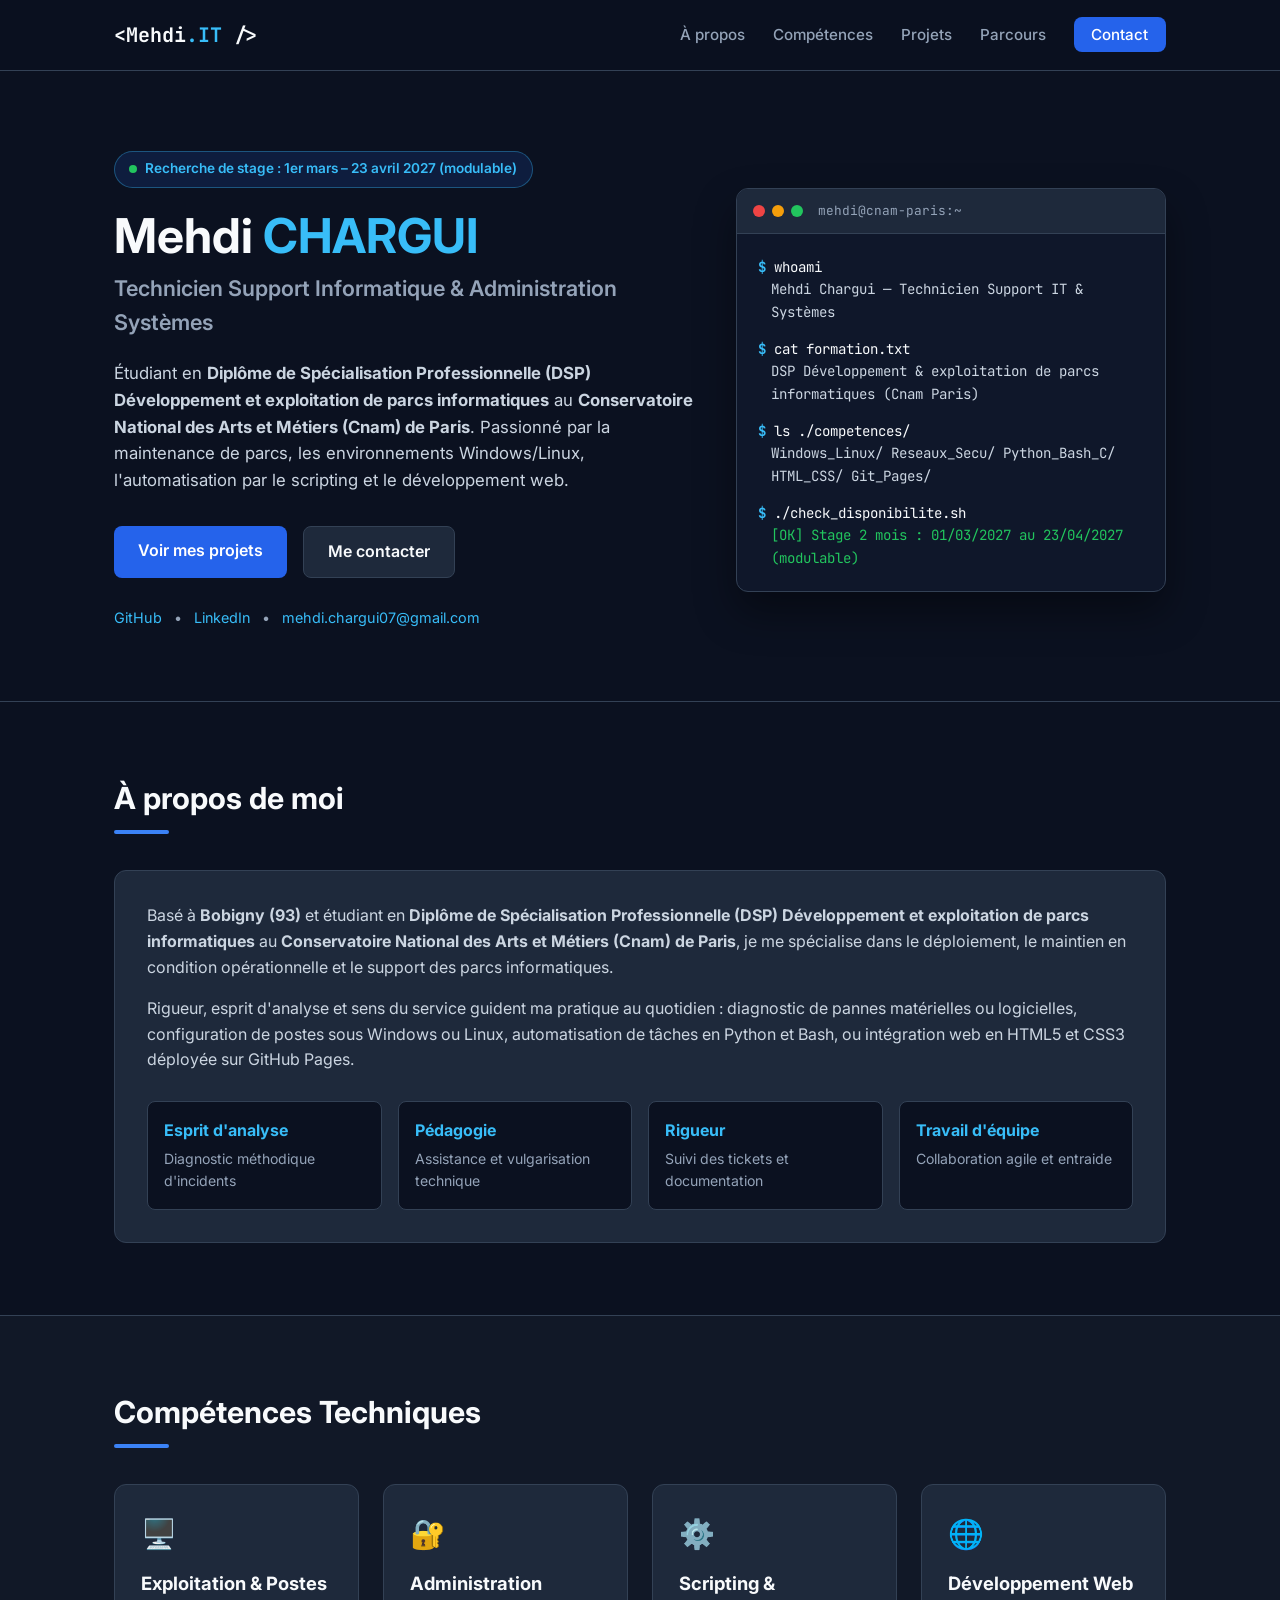
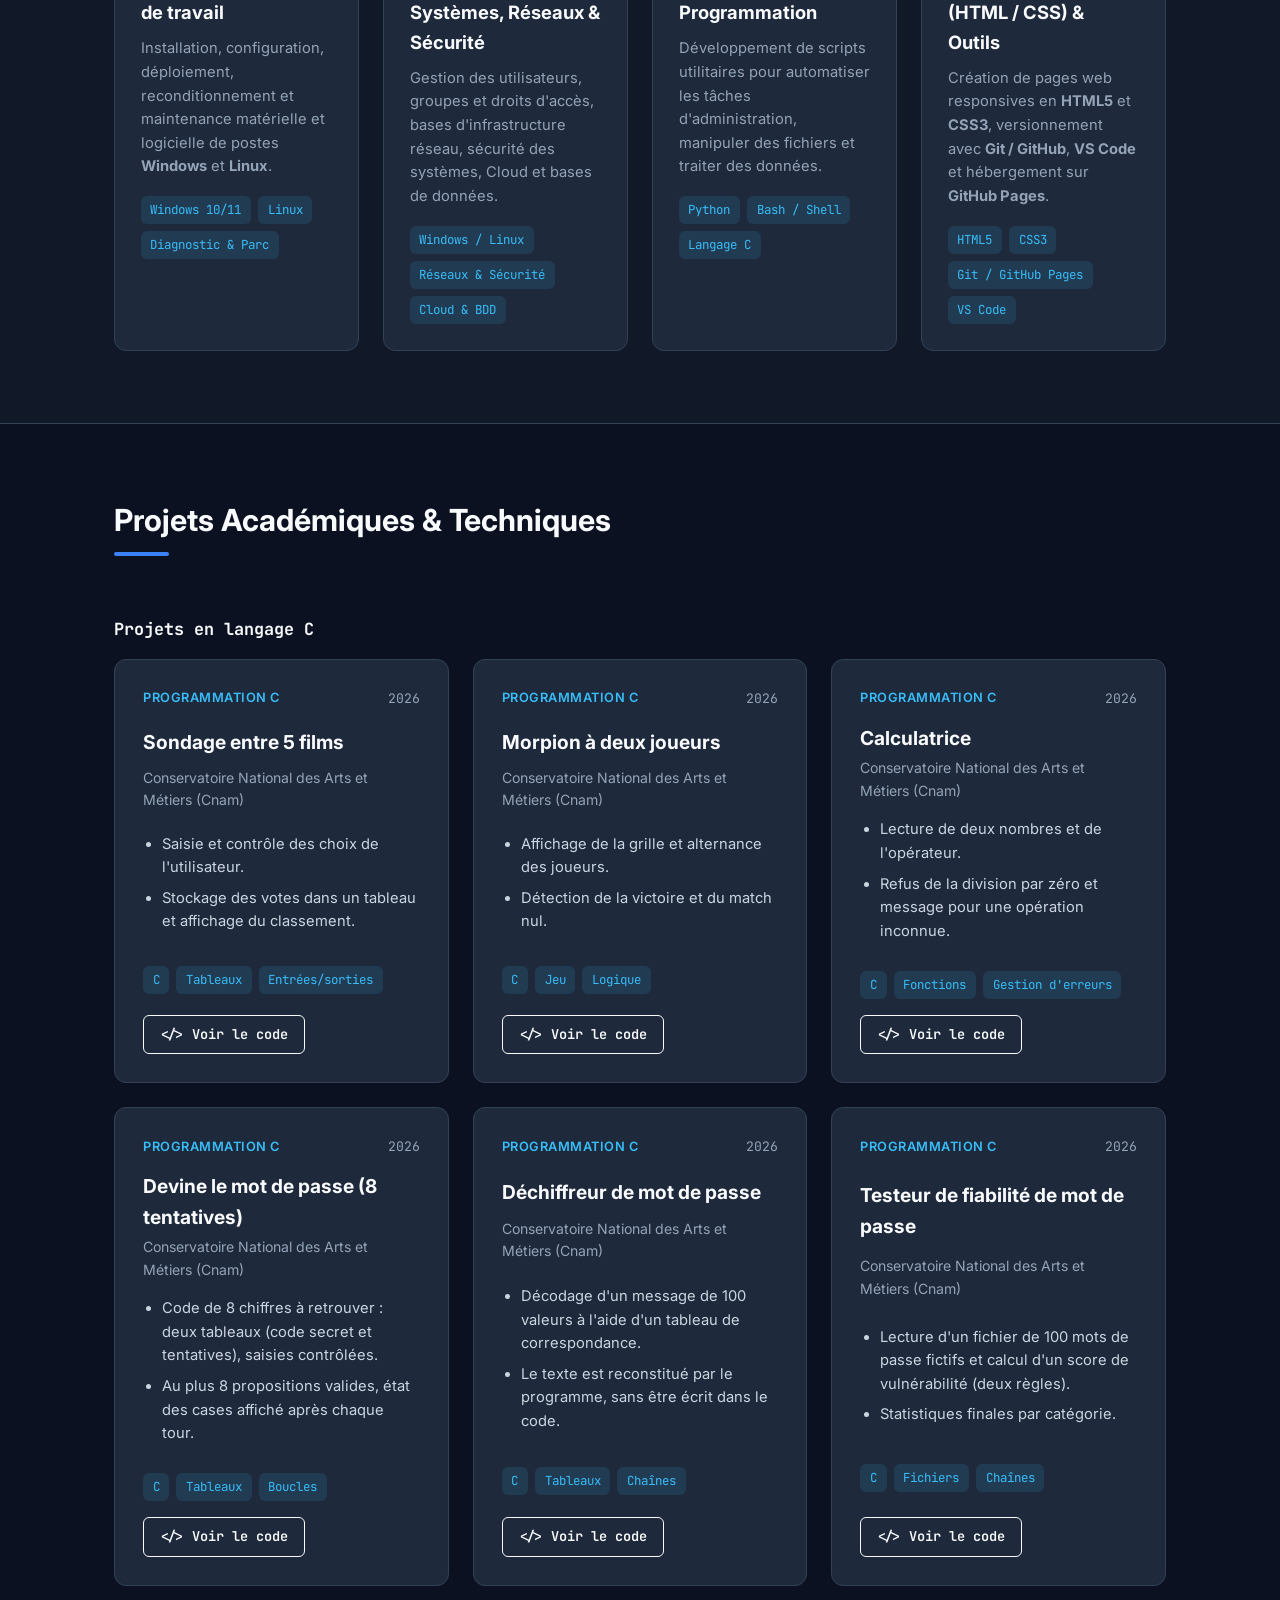
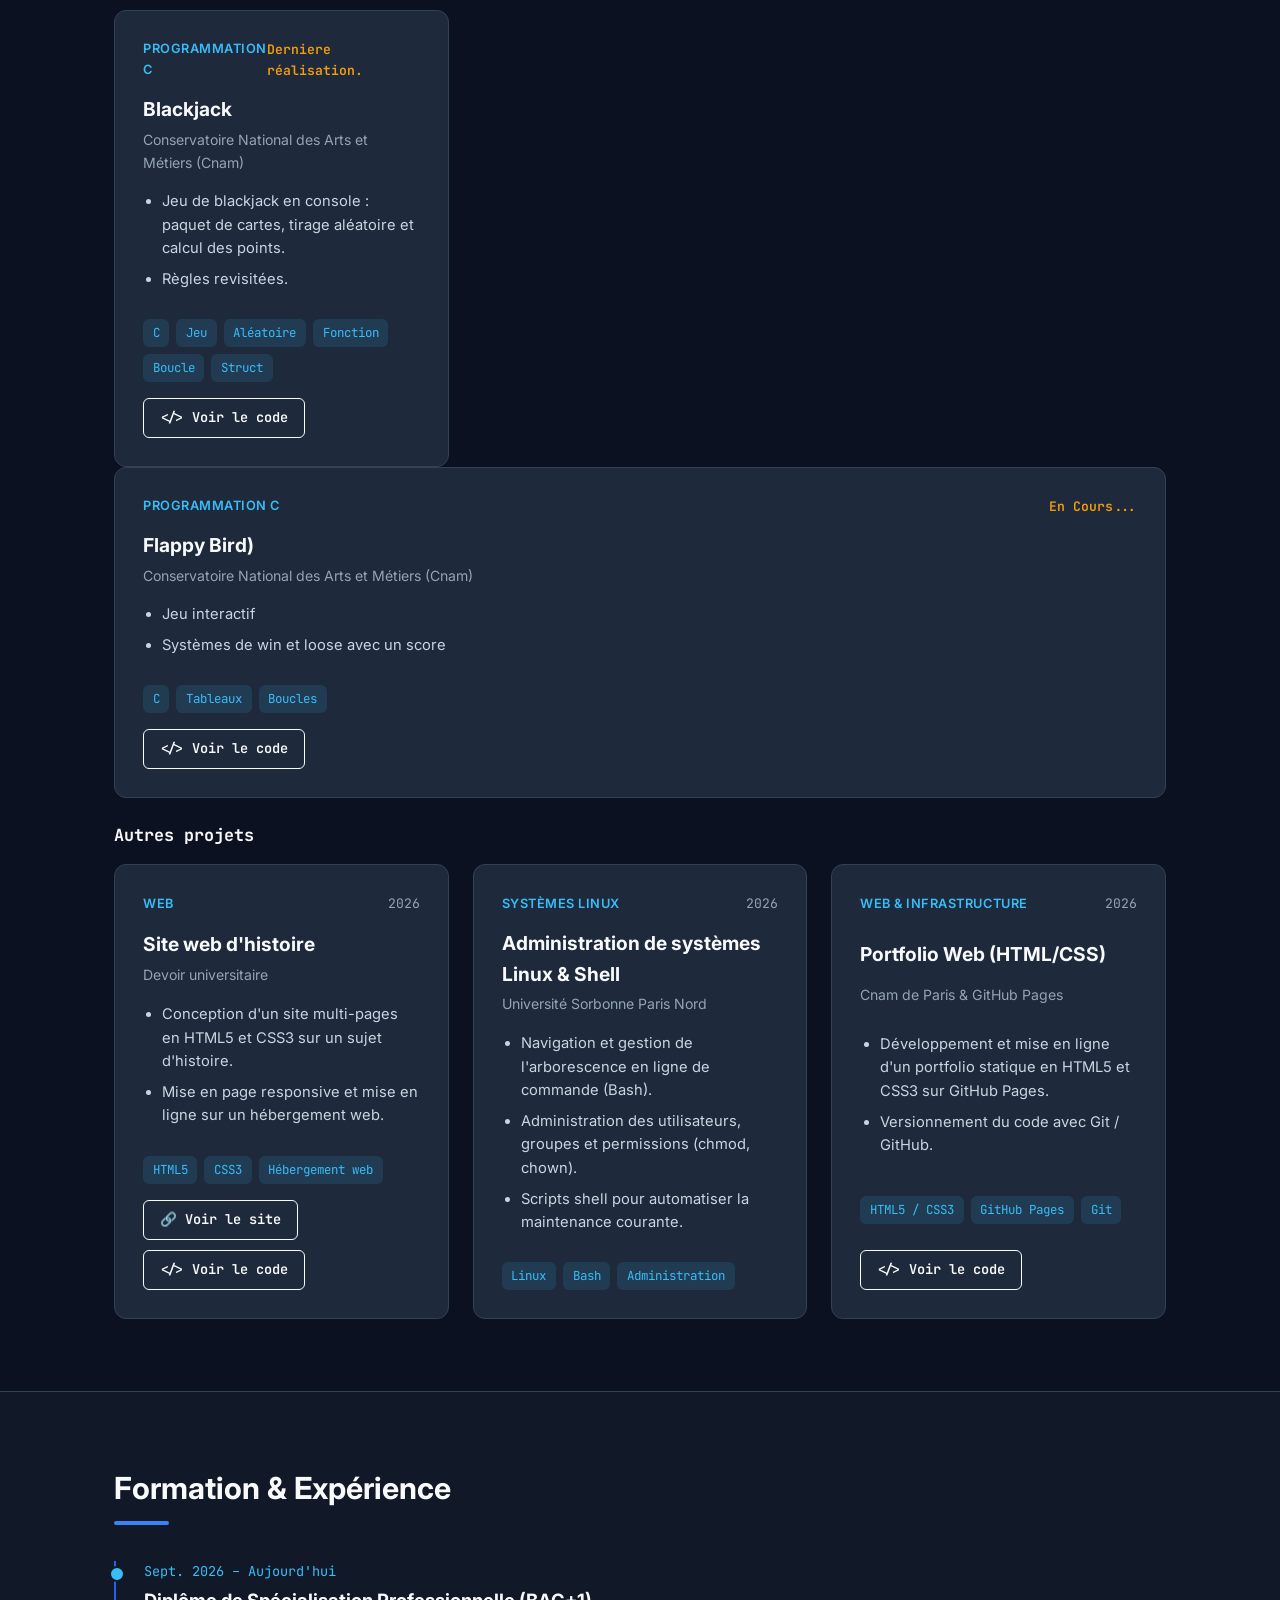
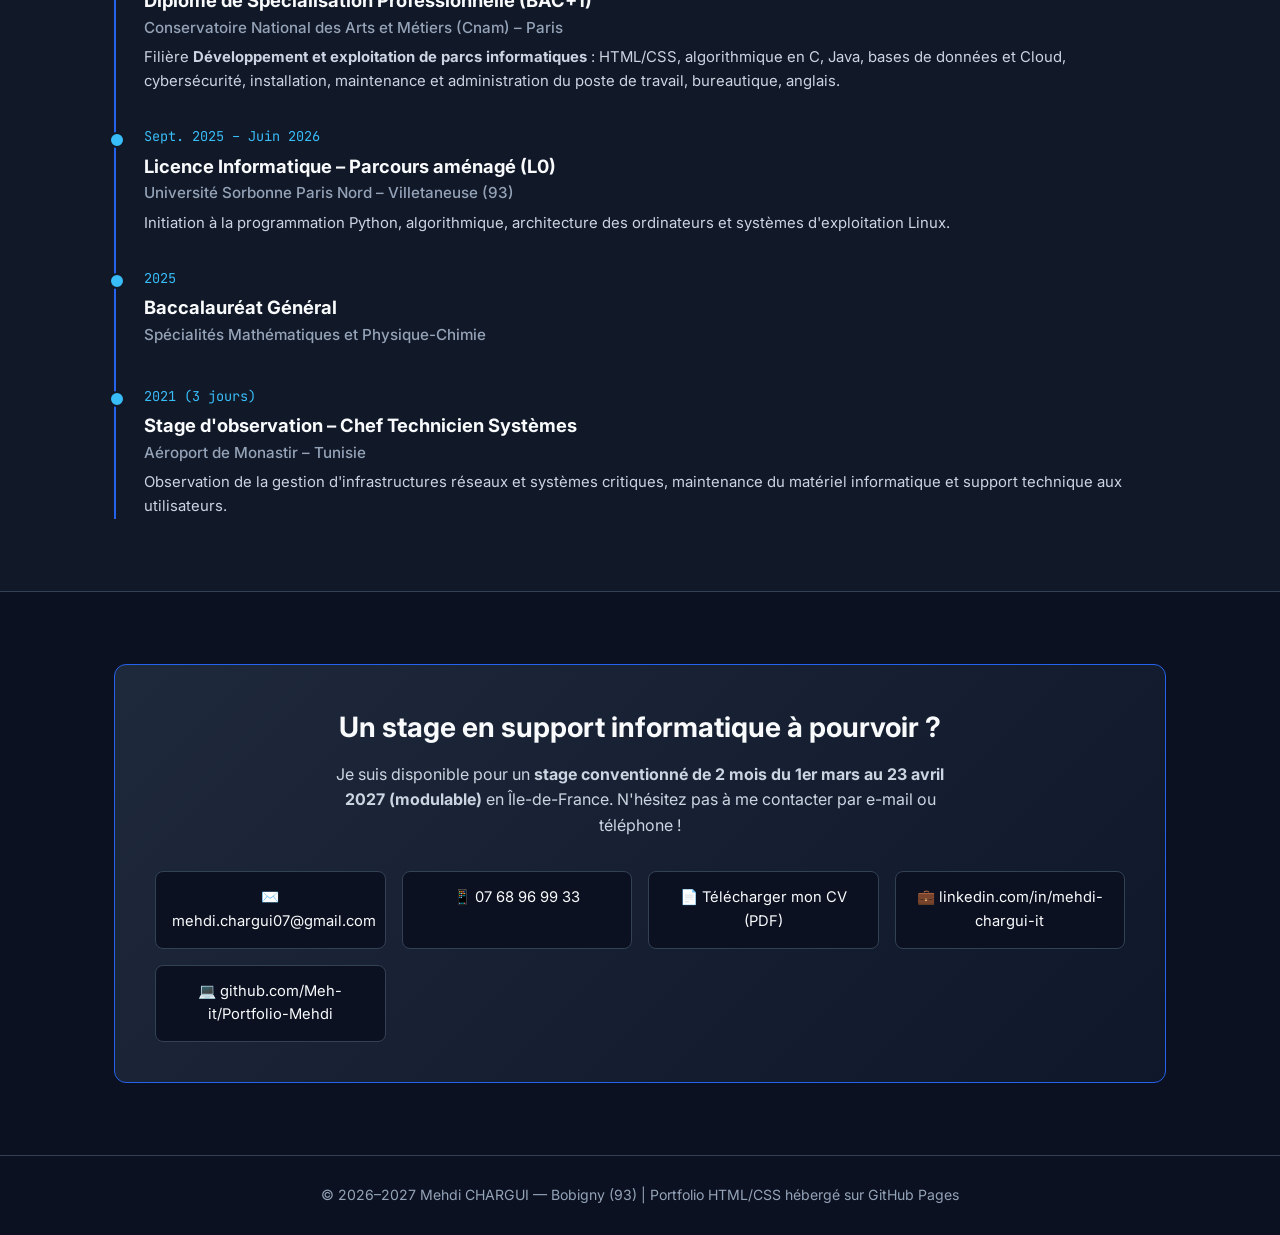
<file: index.html>
<!DOCTYPE html>
<html lang="fr">
<head>
  <meta charset="UTF-8" />
  <meta name="viewport" content="width=device-width, initial-scale=1.0" />
  <title>Mehdi Chargui — Portfolio | Technicien Support &amp; Systèmes</title>
  <meta name="description" content="Portfolio de Mehdi Chargui, étudiant en DSP Développement et exploitation de parcs informatiques au Cnam de Paris. Recherche de stage Technicien support informatique (1er mars – 23 avril 2027, modulable)." />
  <link rel="preconnect" href="https://fonts.googleapis.com" />
  <link rel="preconnect" href="https://fonts.gstatic.com" crossorigin />
  <link href="https://fonts.googleapis.com/css2?family=Inter:wght@400;500;600;700&family=JetBrains+Mono:wght@400;600&display=swap" rel="stylesheet" />
  <link rel="stylesheet" href="style.css" />
  <style>
    /* Boutons "Voir le code" (projets) */
    .projects-subtitle { margin: 24px 0 16px; font-family: "JetBrains Mono", monospace; font-size: 1.05rem; }
    .badge-encours { color: #f59e0b; font-weight: 600; }
    .project-links { margin-top: 16px; display: flex; flex-wrap: wrap; gap: 10px; }
    .btn-code {
      display: inline-flex;
      align-items: center;
      gap: 6px;
      padding: 8px 16px;
      border: 1.5px solid currentColor;
      border-radius: 6px;
      font-family: "JetBrains Mono", monospace;
      font-size: 0.85rem;
      font-weight: 600;
      text-decoration: none;
      color: inherit;
      transition: transform 0.2s, opacity 0.2s;
    }
    .btn-code:hover { transform: translateY(-2px); opacity: 0.8; }
  </style>
</head>
<body>
  <!-- Navigation -->
  <header class="navbar">
    <div class="container nav-content">
      <a href="#accueil" class="logo">&lt;Mehdi<span>.IT</span> /&gt;</a>
      <nav aria-label="Navigation principale">
        <ul class="nav-links">
          <li><a href="#a-propos">À propos</a></li>
          <li><a href="#competences">Compétences</a></li>
          <li><a href="#projets">Projets</a></li>
          <li><a href="#parcours">Parcours</a></li>
          <li><a href="#contact" class="btn-nav">Contact</a></li>
        </ul>
      </nav>
    </div>
  </header>

  <!-- Hero Section -->
  <section id="accueil" class="hero">
    <div class="container hero-grid">
      <div class="hero-text">
        <div class="badge-stage">
          <span class="dot"></span> Recherche de stage : 1er mars – 23 avril 2027 (modulable)
        </div>
        <h1>Mehdi <span>CHARGUI</span></h1>
        <h2>Technicien Support Informatique &amp; Administration Systèmes</h2>
        <p class="hero-desc">
          Étudiant en <strong>Diplôme de Spécialisation Professionnelle (DSP) Développement et exploitation de parcs informatiques</strong> au <strong>Conservatoire National des Arts et Métiers (Cnam) de Paris</strong>. Passionné par la maintenance de parcs, les environnements Windows/Linux, l'automatisation par le scripting et le développement web.
        </p>
        <div class="hero-actions">
          <a href="#projets" class="btn btn-primary">Voir mes projets</a>
          <a href="#contact" class="btn btn-secondary">Me contacter</a>
        </div>
        <div class="hero-links">
          <a href="https://github.com/Meh-it/Portfolio-Mehdi" target="_blank" rel="noopener">GitHub</a>
          <span>•</span>
          <a href="https://linkedin.com/in/mehdi-chargui-it" target="_blank" rel="noopener">LinkedIn</a>
          <span>•</span>
          <a href="mailto:mehdi.chargui07@gmail.com">mehdi.chargui07@gmail.com</a>
        </div>
      </div>

      <div class="terminal-card" aria-label="Présentation terminal">
        <div class="terminal-header">
          <span class="t-btn red"></span>
          <span class="t-btn yellow"></span>
          <span class="t-btn green"></span>
          <span class="terminal-title">mehdi@cnam-paris:~</span>
        </div>
        <div class="terminal-body">
          <p><span class="prompt">$</span> whoami</p>
          <p class="output">Mehdi Chargui — Technicien Support IT &amp; Systèmes</p>
          <p><span class="prompt">$</span> cat formation.txt</p>
          <p class="output">DSP Développement &amp; exploitation de parcs informatiques (Cnam Paris)</p>
          <p><span class="prompt">$</span> ls ./competences/</p>
          <p class="output">Windows_Linux/  Reseaux_Secu/  Python_Bash_C/  HTML_CSS/  Git_Pages/</p>
          <p><span class="prompt">$</span> ./check_disponibilite.sh</p>
          <p class="output success">[OK] Stage 2 mois : 01/03/2027 au 23/04/2027 (modulable)</p>
        </div>
      </div>
    </div>
  </section>

  <!-- À propos -->
  <section id="a-propos" class="section">
    <div class="container">
      <h2 class="section-title">À propos de moi</h2>
      <div class="about-card">
        <p>
          Basé à <strong>Bobigny (93)</strong> et étudiant en <strong>Diplôme de Spécialisation Professionnelle (DSP) Développement et exploitation de parcs informatiques</strong> au <strong>Conservatoire National des Arts et Métiers (Cnam) de Paris</strong>, je me spécialise dans le déploiement, le maintien en condition opérationnelle et le support des parcs informatiques.
        </p>
        <p>
          Rigueur, esprit d'analyse et sens du service guident ma pratique au quotidien : diagnostic de pannes matérielles ou logicielles, configuration de postes sous Windows ou Linux, automatisation de tâches en Python et Bash, ou intégration web en HTML5 et CSS3 déployée sur GitHub Pages.
        </p>
        <div class="qualities-grid">
          <div class="quality-item"><strong>Esprit d'analyse</strong><span>Diagnostic méthodique d'incidents</span></div>
          <div class="quality-item"><strong>Pédagogie</strong><span>Assistance et vulgarisation technique</span></div>
          <div class="quality-item"><strong>Rigueur</strong><span>Suivi des tickets et documentation</span></div>
          <div class="quality-item"><strong>Travail d'équipe</strong><span>Collaboration agile et entraide</span></div>
        </div>
      </div>
    </div>
  </section>

  <!-- Compétences Techniques -->
  <section id="competences" class="section section-alt">
    <div class="container">
      <h2 class="section-title">Compétences Techniques</h2>
      <div class="skills-grid">
        <article class="skill-card">
          <div class="skill-icon">🖥️</div>
          <h3>Exploitation &amp; Postes de travail</h3>
          <p>Installation, configuration, déploiement, reconditionnement et maintenance matérielle et logicielle de postes <strong>Windows</strong> et <strong>Linux</strong>.</p>
          <div class="tags">
            <span>Windows 10/11</span><span>Linux</span><span>Diagnostic &amp; Parc</span>
          </div>
        </article>

        <article class="skill-card">
          <div class="skill-icon">🔐</div>
          <h3>Administration Systèmes, Réseaux &amp; Sécurité</h3>
          <p>Gestion des utilisateurs, groupes et droits d'accès, bases d'infrastructure réseau, sécurité des systèmes, Cloud et bases de données.</p>
          <div class="tags">
            <span>Windows / Linux</span><span>Réseaux &amp; Sécurité</span><span>Cloud &amp; BDD</span>
          </div>
        </article>

        <article class="skill-card">
          <div class="skill-icon">⚙️</div>
          <h3>Scripting &amp; Programmation</h3>
          <p>Développement de scripts utilitaires pour automatiser les tâches d'administration, manipuler des fichiers et traiter des données.</p>
          <div class="tags">
            <span>Python</span><span>Bash / Shell</span><span>Langage C</span>
          </div>
        </article>

        <article class="skill-card">
          <div class="skill-icon">🌐</div>
          <h3>Développement Web (HTML / CSS) &amp; Outils</h3>
          <p>Création de pages web responsives en <strong>HTML5</strong> et <strong>CSS3</strong>, versionnement avec <strong>Git / GitHub</strong>, <strong>VS Code</strong> et hébergement sur <strong>GitHub Pages</strong>.</p>
          <div class="tags">
            <span>HTML5</span><span>CSS3</span><span>Git / GitHub Pages</span><span>VS Code</span>
          </div>
        </article>
      </div>
    </div>
  </section>

  <!-- Projets Académiques & Techniques -->
  <section id="projets" class="section">
    <div class="container">
      <h2 class="section-title">Projets Académiques &amp; Techniques</h2>
      <h3 class="projects-subtitle">Projets en langage C</h3>
      <div class="projects-grid">
        <article class="project-card">
          <div class="project-header">
            <span class="project-tag">Programmation C</span>
            <span class="project-year">2026</span>
          </div>
          <h3>Sondage entre 5 films</h3>
          <p class="project-place">Conservatoire National des Arts et Métiers (Cnam)</p>
          <ul>
            <li>Saisie et contrôle des choix de l'utilisateur.</li>
            <li>Stockage des votes dans un tableau et affichage du classement.</li>
          </ul>
          <div class="tags">
            <span>C</span><span>Tableaux</span><span>Entrées/sorties</span>
          </div>
          <div class="project-links">
            <a href="https://github.com/Meh-it/projets-c/" target="_blank" rel="noopener" class="btn-code">&lt;/&gt; Voir le code</a>
          </div>
        </article>
        <article class="project-card">
          <div class="project-header">
            <span class="project-tag">Programmation C</span>
            <span class="project-year">2026</span>
          </div>
          <h3>Morpion à deux joueurs</h3>
          <p class="project-place">Conservatoire National des Arts et Métiers (Cnam)</p>
          <ul>
            <li>Affichage de la grille et alternance des joueurs.</li>
            <li>Détection de la victoire et du match nul.</li>
          </ul>
          <div class="tags">
            <span>C</span><span>Jeu</span><span>Logique</span>
          </div>
          <div class="project-links">
            <a href="https://github.com/Meh-it/projets-c/" target="_blank" rel="noopener" class="btn-code">&lt;/&gt; Voir le code</a>
          </div>
        </article>
        <article class="project-card">
          <div class="project-header">
            <span class="project-tag">Programmation C</span>
            <span class="project-year">2026</span>
          </div>
          <h3>Calculatrice</h3>
          <p class="project-place">Conservatoire National des Arts et Métiers (Cnam)</p>
          <ul>
            <li>Lecture de deux nombres et de l'opérateur.</li>
            <li>Refus de la division par zéro et message pour une opération inconnue.</li>
          </ul>
          <div class="tags">
            <span>C</span><span>Fonctions</span><span>Gestion d'erreurs</span>
          </div>
          <div class="project-links">
            <a href="https://github.com/Meh-it/projets-c/" target="_blank" rel="noopener" class="btn-code">&lt;/&gt; Voir le code</a>
          </div>
        </article>
        <article class="project-card">
          <div class="project-header">
            <span class="project-tag">Programmation C</span>
            <span class="project-year">2026</span>
          </div>
          <h3>Devine le mot de passe (8 tentatives)</h3>
          <p class="project-place">Conservatoire National des Arts et Métiers (Cnam)</p>
          <ul>
            <li>Code de 8 chiffres à retrouver : deux tableaux (code secret et tentatives), saisies contrôlées.</li>
            <li>Au plus 8 propositions valides, état des cases affiché après chaque tour.</li>
          </ul>
          <div class="tags">
            <span>C</span><span>Tableaux</span><span>Boucles</span>
          </div>
          <div class="project-links">
            <a href="https://github.com/Meh-it/projets-c/" target="_blank" rel="noopener" class="btn-code">&lt;/&gt; Voir le code</a>
          </div>
        </article>
        <article class="project-card">
          <div class="project-header">
            <span class="project-tag">Programmation C</span>
            <span class="project-year">2026</span>
          </div>
          <h3>Déchiffreur de mot de passe</h3>
          <p class="project-place">Conservatoire National des Arts et Métiers (Cnam)</p>
          <ul>
            <li>Décodage d'un message de 100 valeurs à l'aide d'un tableau de correspondance.</li>
            <li>Le texte est reconstitué par le programme, sans être écrit dans le code.</li>
          </ul>
          <div class="tags">
            <span>C</span><span>Tableaux</span><span>Chaînes</span>
          </div>
          <div class="project-links">
            <a href="https://github.com/Meh-it/projets-c/" target="_blank" rel="noopener" class="btn-code">&lt;/&gt; Voir le code</a>
          </div>
        </article>
        <article class="project-card">
          <div class="project-header">
            <span class="project-tag">Programmation C</span>
            <span class="project-year">2026</span>
          </div>
          <h3>Testeur de fiabilité de mot de passe</h3>
          <p class="project-place">Conservatoire National des Arts et Métiers (Cnam)</p>
          <ul>
            <li>Lecture d'un fichier de 100 mots de passe fictifs et calcul d'un score de vulnérabilité (deux règles).</li>
            <li>Statistiques finales par catégorie.</li>
          </ul>
          <div class="tags">
            <span>C</span><span>Fichiers</span><span>Chaînes</span>
          </div>
          <div class="project-links">
            <a href="https://github.com/Meh-it/projets-c/" target="_blank" rel="noopener" class="btn-code">&lt;/&gt; Voir le code</a>
          </div>
        </article>
        <article class="project-card">
          <div class="project-header">
            <span class="project-tag">Programmation C</span>
            <span class="project-year badge-encours">Derniere réalisation.</span>
          </div>
          <h3>Blackjack</h3>
          <p class="project-place">Conservatoire National des Arts et Métiers (Cnam)</p>
          <ul>
            <li>Jeu de blackjack en console : paquet de cartes, tirage aléatoire et calcul des points.</li>
            <li>Règles revisitées.</li>
          </ul>
          <div class="tags">
            <span>C</span><span>Jeu</span><span>Aléatoire</span><span>Fonction</span><span>Boucle</span><span>Struct</span>
          </div>
          <div class="project-links">
            <a href="https://github.com/Meh-it/projets-c" target="_blank" rel="noopener" class="btn-code">&lt;/&gt; Voir le code</a>
          </div>
        </article>
      </div>
      <article class="project-card">
          <div class="project-header">
            <span class="project-tag">Programmation C</span>
            <span class="project-year badge-encours">En Cours...</span>
          </div>
          <h3>Flappy Bird)</h3>
          <p class="project-place">Conservatoire National des Arts et Métiers (Cnam)</p>
          <ul>
            <li>Jeu interactif</li>
            <li>Systèmes de win et loose avec un score</li>
          
          </ul>
          <div class="tags">
            <span>C</span><span>Tableaux</span><span>Boucles</span>
          </div>
          <div class="project-links">
            <a href="https://github.com/Meh-it/projets-c/" target="_blank" rel="noopener" class="btn-code">&lt;/&gt; Voir le code</a>
          </div>
        </article>

      <h3 class="projects-subtitle">Autres projets</h3>
      <div class="projects-grid">
        <article class="project-card">
          <div class="project-header">
            <span class="project-tag">Web</span>
            <span class="project-year">2026</span>
          </div>
          <h3>Site web d'histoire</h3>
          <p class="project-place">Devoir universitaire</p>
          <ul>
            <li>Conception d'un site multi-pages en HTML5 et CSS3 sur un sujet d'histoire.</li>
            <li>Mise en page responsive et mise en ligne sur un hébergement web.</li>
          </ul>
          <div class="tags">
            <span>HTML5</span><span>CSS3</span><span>Hébergement web</span>
          </div>
          <div class="project-links">
            <a href="https://mehdich.wuaze.com" target="_blank" rel="noopener" class="btn-code">&#128279; Voir le site</a>
            <a href="https://github.com/Meh-it/site-histoire" target="_blank" rel="noopener" class="btn-code">&lt;/&gt; Voir le code</a>
          </div>
        </article>
        <article class="project-card">
          <div class="project-header">
            <span class="project-tag">Systèmes Linux</span>
            <span class="project-year">2026</span>
          </div>
          <h3>Administration de systèmes Linux &amp; Shell</h3>
          <p class="project-place">Université Sorbonne Paris Nord</p>
          <ul>
            <li>Navigation et gestion de l'arborescence en ligne de commande (Bash).</li>
            <li>Administration des utilisateurs, groupes et permissions (chmod, chown).</li>
            <li>Scripts shell pour automatiser la maintenance courante.</li>
          </ul>
          <div class="tags">
            <span>Linux</span><span>Bash</span><span>Administration</span>
          </div>
        </article>
        <article class="project-card">
          <div class="project-header">
            <span class="project-tag">Web &amp; Infrastructure</span>
            <span class="project-year">2026</span>
          </div>
          <h3>Portfolio Web (HTML/CSS)</h3>
          <p class="project-place">Cnam de Paris &amp; GitHub Pages</p>
          <ul>
            <li>Développement et mise en ligne d'un portfolio statique en HTML5 et CSS3 sur GitHub Pages.</li>
            <li>Versionnement du code avec Git / GitHub.</li>
          </ul>
          <div class="tags">
            <span>HTML5 / CSS3</span><span>GitHub Pages</span><span>Git</span>
          </div>
          <div class="project-links">
            <a href="https://github.com/Meh-it/Portfolio-Mehdi" target="_blank" rel="noopener" class="btn-code">&lt;/&gt; Voir le code</a>
          </div>
        </article>
      </div>
    </div>
  </section>

  <!-- Parcours & Expérience -->
  <section id="parcours" class="section section-alt">
    <div class="container">
      <h2 class="section-title">Formation &amp; Expérience</h2>
      <div class="timeline">
        <div class="timeline-item">
          <div class="timeline-date">Sept. 2026 – Aujourd'hui</div>
          <div class="timeline-content">
            <h3>Diplôme de Spécialisation Professionnelle (BAC+1)</h3>
            <h4>Conservatoire National des Arts et Métiers (Cnam) – Paris</h4>
            <p>Filière <strong>Développement et exploitation de parcs informatiques</strong> : HTML/CSS, algorithmique en C, Java, bases de données et Cloud, cybersécurité, installation, maintenance et administration du poste de travail, bureautique, anglais.</p>
          </div>
        </div>

        <div class="timeline-item">
          <div class="timeline-date">Sept. 2025 – Juin 2026</div>
          <div class="timeline-content">
            <h3>Licence Informatique – Parcours aménagé (L0)</h3>
            <h4>Université Sorbonne Paris Nord – Villetaneuse (93)</h4>
            <p>Initiation à la programmation Python, algorithmique, architecture des ordinateurs et systèmes d'exploitation Linux.</p>
          </div>
        </div>

        <div class="timeline-item">
          <div class="timeline-date">2025</div>
          <div class="timeline-content">
            <h3>Baccalauréat Général</h3>
            <h4>Spécialités Mathématiques et Physique-Chimie</h4>
          </div>
        </div>

        <div class="timeline-item">
          <div class="timeline-date">2021 (3 jours)</div>
          <div class="timeline-content">
            <h3>Stage d'observation – Chef Technicien Systèmes</h3>
            <h4>Aéroport de Monastir – Tunisie</h4>
            <p>Observation de la gestion d'infrastructures réseaux et systèmes critiques, maintenance du matériel informatique et support technique aux utilisateurs.</p>
          </div>
        </div>
      </div>
    </div>
  </section>

  <!-- Contact -->
  <section id="contact" class="section">
    <div class="container">
      <div class="contact-box">
        <h2>Un stage en support informatique à pourvoir ?</h2>
        <p>
          Je suis disponible pour un <strong>stage conventionné de 2 mois du 1er mars au 23 avril 2027 (modulable)</strong> en Île-de-France. N'hésitez pas à me contacter par e-mail ou téléphone !
        </p>
        <div class="contact-details">
          <a href="mailto:mehdi.chargui07@gmail.com" class="contact-item">
            <span>✉️</span> mehdi.chargui07@gmail.com
          </a>
          <a href="tel:+33768969933" class="contact-item">
            <span>📱</span> 07 68 96 99 33
          </a>
          <a href="Chargui_Mehdi_CV.pdf" target="_blank" rel="noopener" class="contact-item">
            <span>📄</span> Télécharger mon CV (PDF)
          </a>
          <a href="https://linkedin.com/in/mehdi-chargui-it" target="_blank" rel="noopener" class="contact-item">
            <span>💼</span> linkedin.com/in/mehdi-chargui-it
          </a>
          <a href="https://github.com/Meh-it/Portfolio-Mehdi" target="_blank" rel="noopener" class="contact-item">
            <span>💻</span> github.com/Meh-it/Portfolio-Mehdi
          </a>
        </div>
      </div>
    </div>
  </section>

  <!-- Footer -->
  <footer class="footer">
    <div class="container">
      <p>© 2026–2027 Mehdi CHARGUI — Bobigny (93) | Portfolio HTML/CSS hébergé sur GitHub Pages</p>
    </div>
  </footer>
</body>
</html>
</file>
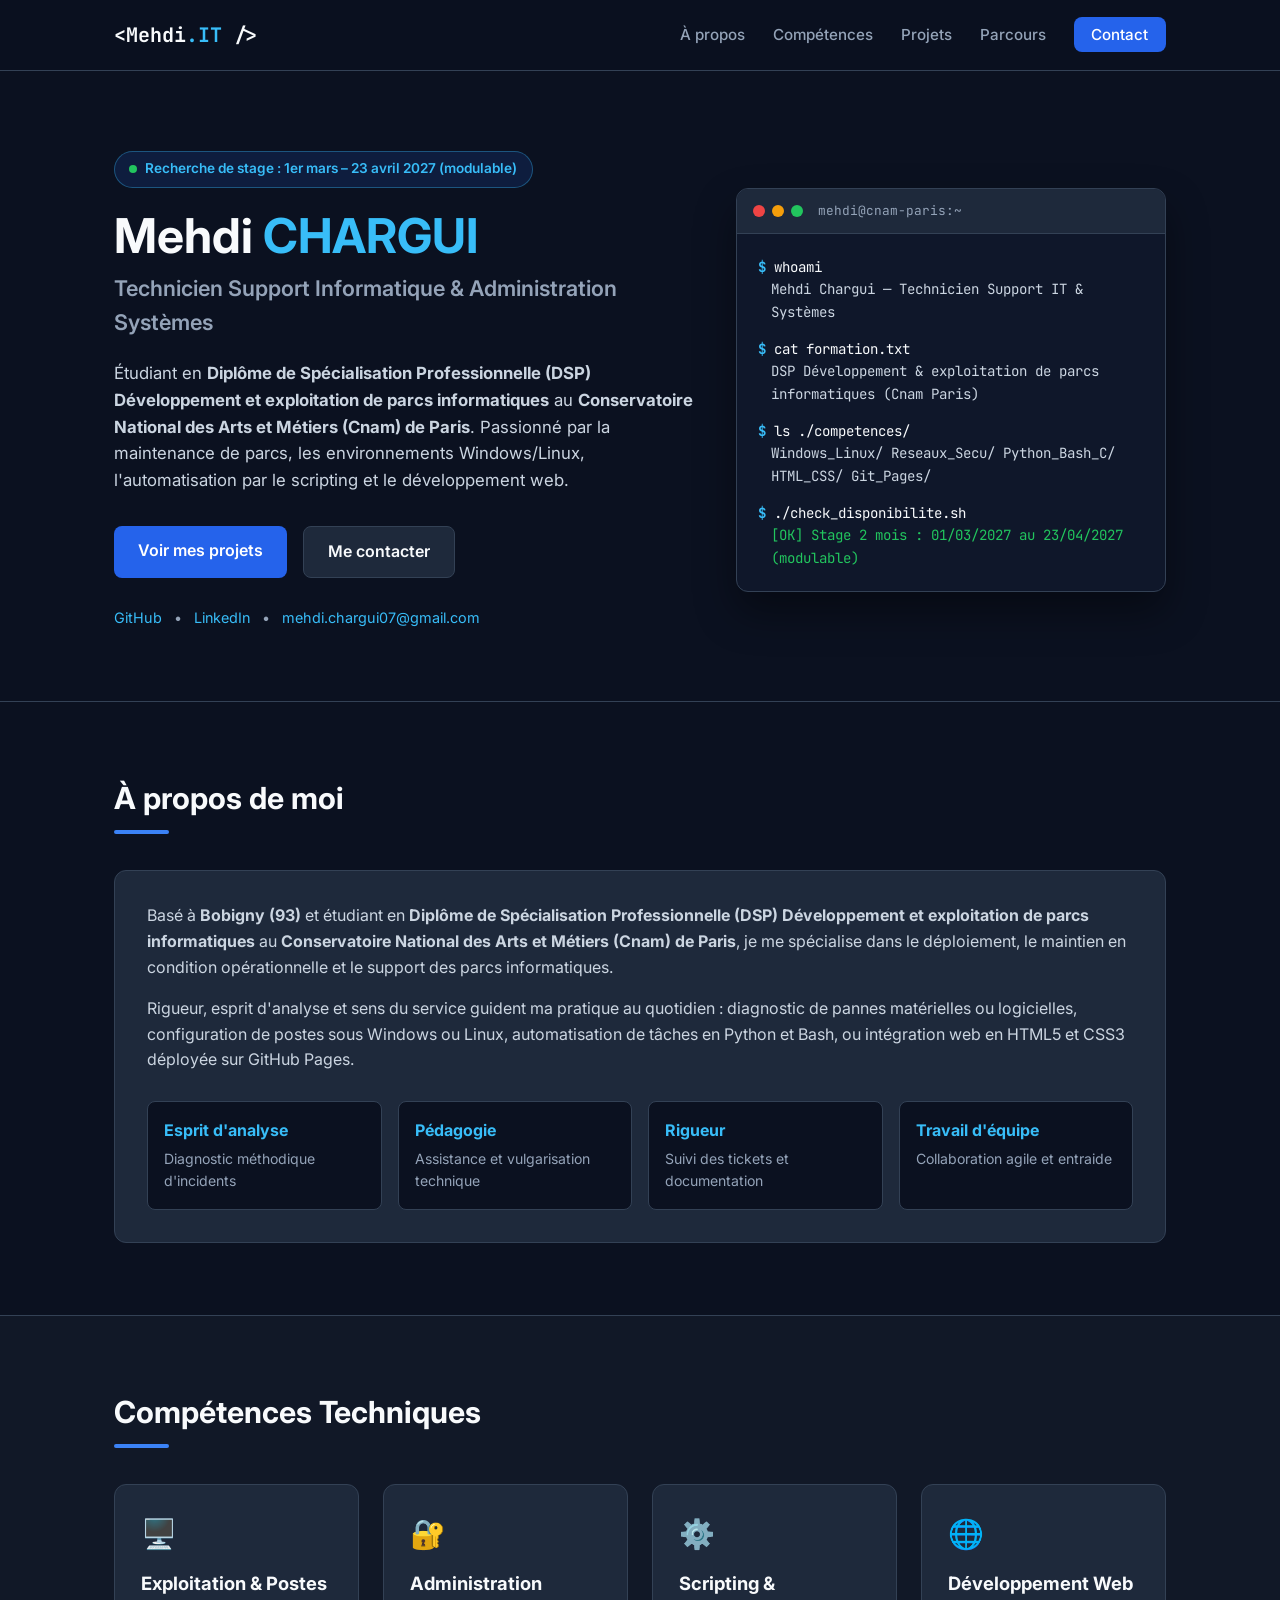
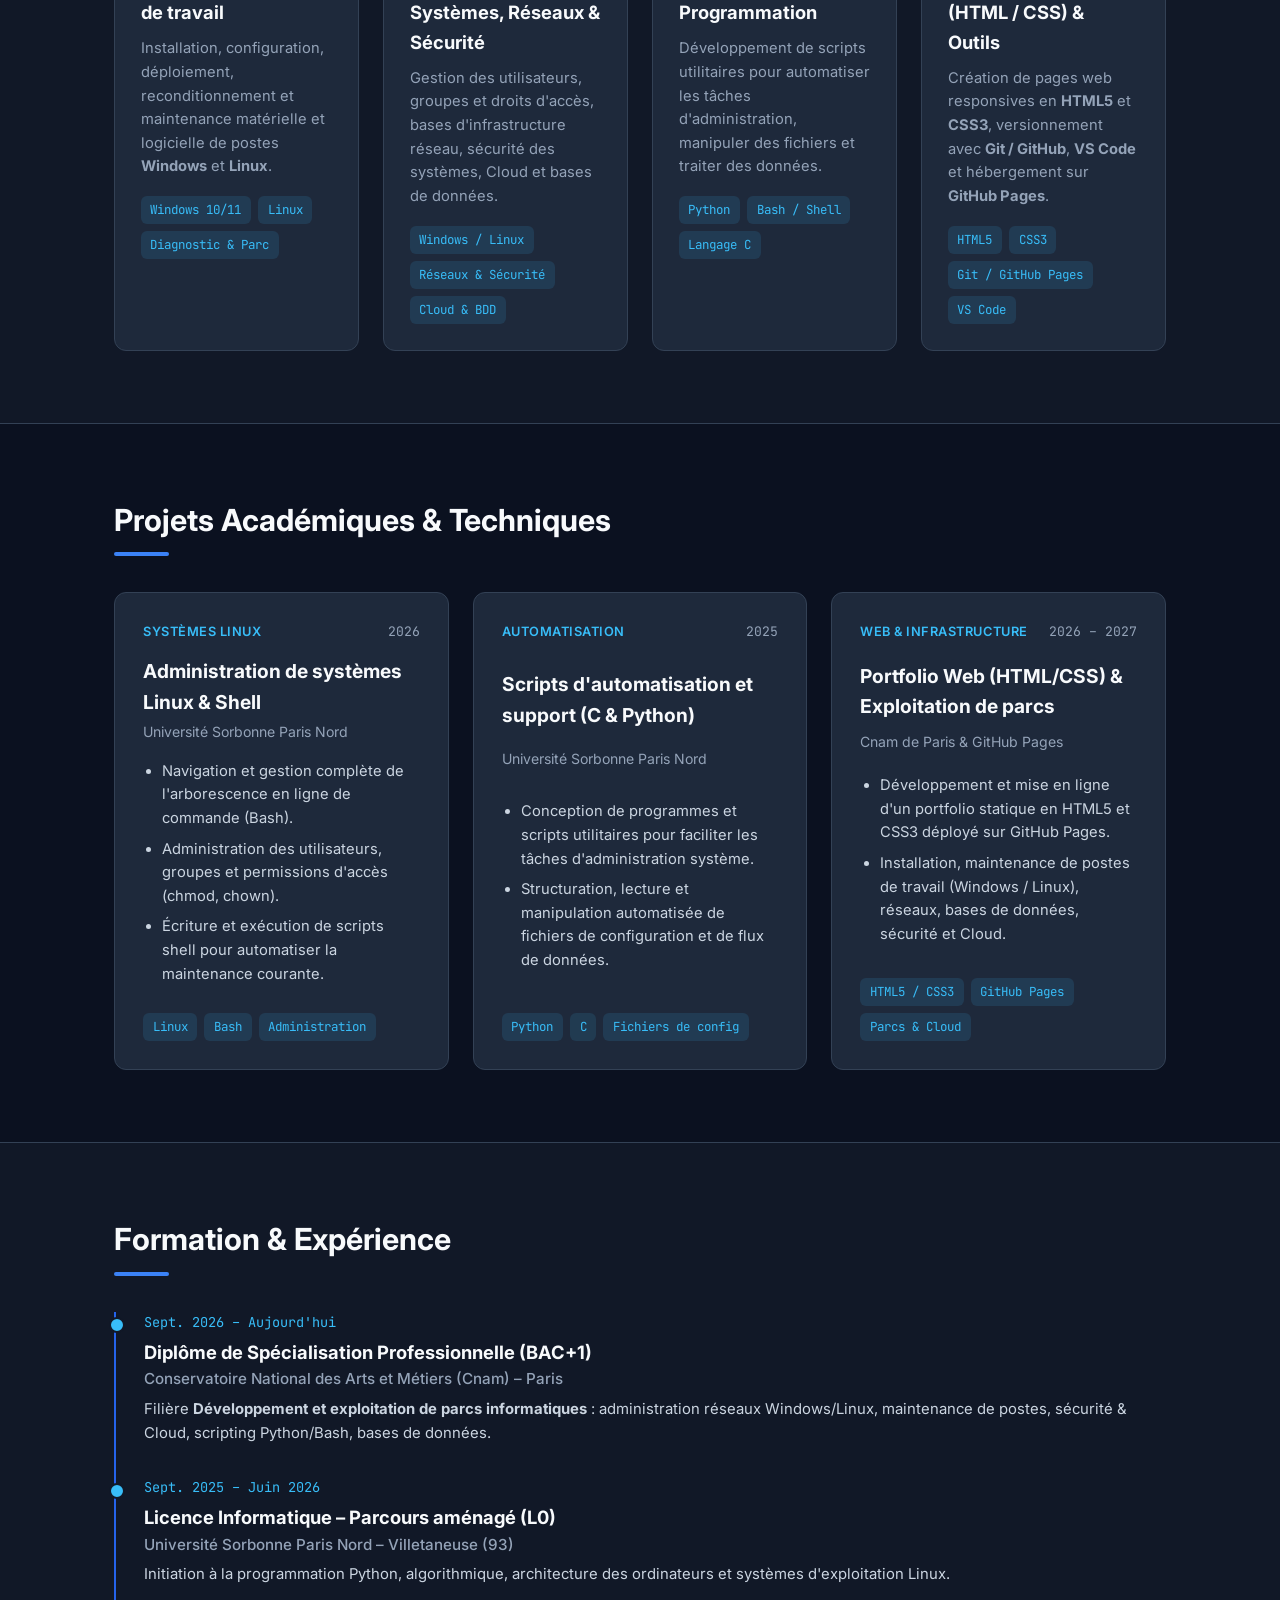
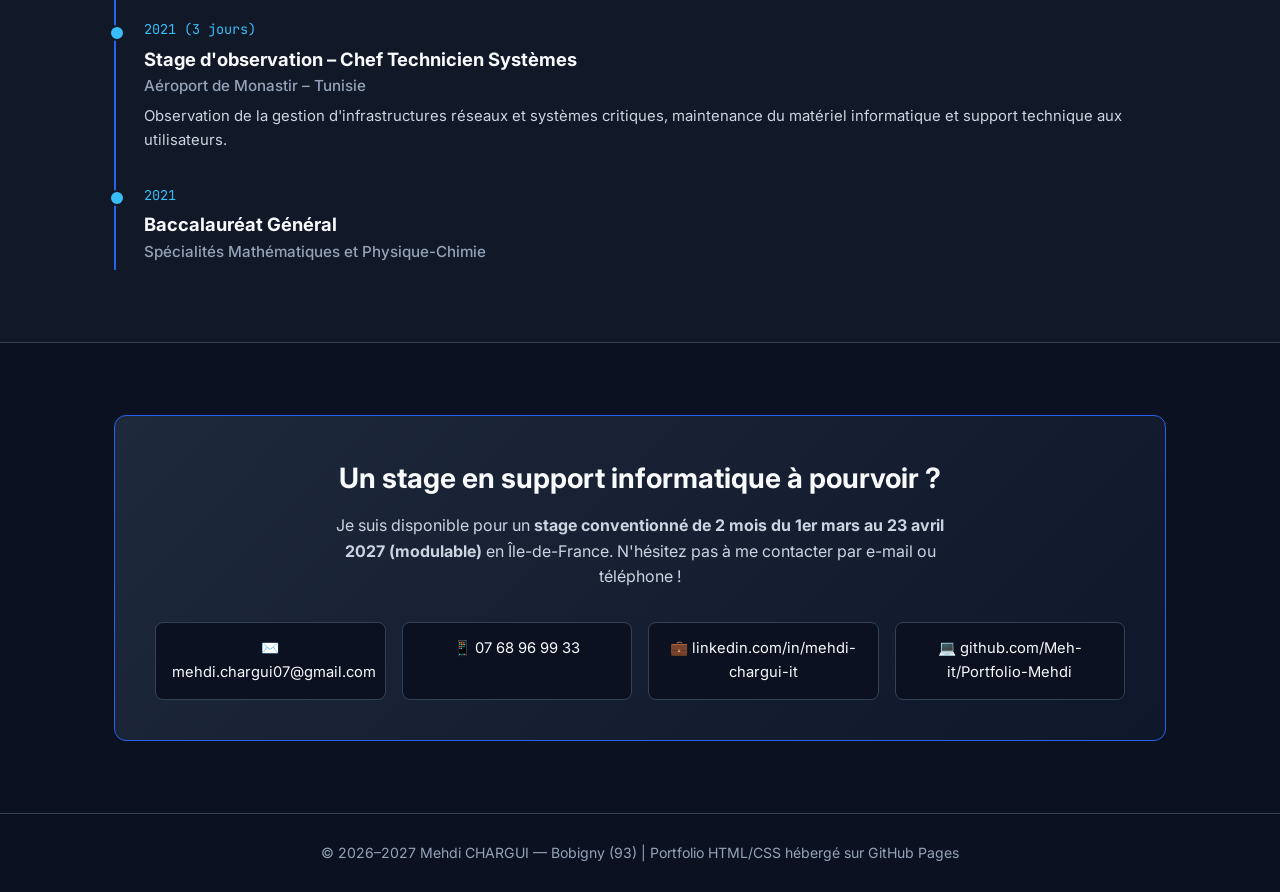
<file: index (1).html>
<!DOCTYPE html>
<html lang="fr">
<head>
  <meta charset="UTF-8" />
  <meta name="viewport" content="width=device-width, initial-scale=1.0" />
  <title>Mehdi Chargui — Portfolio | Technicien Support &amp; Systèmes</title>
  <meta name="description" content="Portfolio de Mehdi Chargui, étudiant en DSP Développement et exploitation de parcs informatiques au Cnam de Paris. Recherche de stage Technicien support informatique (1er mars – 23 avril 2027, modulable)." />
  <link rel="preconnect" href="https://fonts.googleapis.com" />
  <link rel="preconnect" href="https://fonts.gstatic.com" crossorigin />
  <link href="https://fonts.googleapis.com/css2?family=Inter:wght@400;500;600;700&family=JetBrains+Mono:wght@400;600&display=swap" rel="stylesheet" />
  <link rel="stylesheet" href="style.css" />
</head>
<body>
  <!-- Navigation -->
  <header class="navbar">
    <div class="container nav-content">
      <a href="#accueil" class="logo">&lt;Mehdi<span>.IT</span> /&gt;</a>
      <nav aria-label="Navigation principale">
        <ul class="nav-links">
          <li><a href="#a-propos">À propos</a></li>
          <li><a href="#competences">Compétences</a></li>
          <li><a href="#projets">Projets</a></li>
          <li><a href="#parcours">Parcours</a></li>
          <li><a href="#contact" class="btn-nav">Contact</a></li>
        </ul>
      </nav>
    </div>
  </header>

  <!-- Hero Section -->
  <section id="accueil" class="hero">
    <div class="container hero-grid">
      <div class="hero-text">
        <div class="badge-stage">
          <span class="dot"></span> Recherche de stage : 1er mars – 23 avril 2027 (modulable)
        </div>
        <h1>Mehdi <span>CHARGUI</span></h1>
        <h2>Technicien Support Informatique &amp; Administration Systèmes</h2>
        <p class="hero-desc">
          Étudiant en <strong>Diplôme de Spécialisation Professionnelle (DSP) Développement et exploitation de parcs informatiques</strong> au <strong>Conservatoire National des Arts et Métiers (Cnam) de Paris</strong>. Passionné par la maintenance de parcs, les environnements Windows/Linux, l'automatisation par le scripting et le développement web.
        </p>
        <div class="hero-actions">
          <a href="#projets" class="btn btn-primary">Voir mes projets</a>
          <a href="#contact" class="btn btn-secondary">Me contacter</a>
        </div>
        <div class="hero-links">
          <a href="https://github.com/Meh-it/Portfolio-Mehdi" target="_blank" rel="noopener">GitHub</a>
          <span>•</span>
          <a href="https://linkedin.com/in/mehdi-chargui-it" target="_blank" rel="noopener">LinkedIn</a>
          <span>•</span>
          <a href="mailto:mehdi.chargui07@gmail.com">mehdi.chargui07@gmail.com</a>
        </div>
      </div>

      <div class="terminal-card" aria-label="Présentation terminal">
        <div class="terminal-header">
          <span class="t-btn red"></span>
          <span class="t-btn yellow"></span>
          <span class="t-btn green"></span>
          <span class="terminal-title">mehdi@cnam-paris:~</span>
        </div>
        <div class="terminal-body">
          <p><span class="prompt">$</span> whoami</p>
          <p class="output">Mehdi Chargui — Technicien Support IT &amp; Systèmes</p>
          <p><span class="prompt">$</span> cat formation.txt</p>
          <p class="output">DSP Développement &amp; exploitation de parcs informatiques (Cnam Paris)</p>
          <p><span class="prompt">$</span> ls ./competences/</p>
          <p class="output">Windows_Linux/  Reseaux_Secu/  Python_Bash_C/  HTML_CSS/  Git_Pages/</p>
          <p><span class="prompt">$</span> ./check_disponibilite.sh</p>
          <p class="output success">[OK] Stage 2 mois : 01/03/2027 au 23/04/2027 (modulable)</p>
        </div>
      </div>
    </div>
  </section>

  <!-- À propos -->
  <section id="a-propos" class="section">
    <div class="container">
      <h2 class="section-title">À propos de moi</h2>
      <div class="about-card">
        <p>
          Basé à <strong>Bobigny (93)</strong> et étudiant en <strong>Diplôme de Spécialisation Professionnelle (DSP) Développement et exploitation de parcs informatiques</strong> au <strong>Conservatoire National des Arts et Métiers (Cnam) de Paris</strong>, je me spécialise dans le déploiement, le maintien en condition opérationnelle et le support des parcs informatiques.
        </p>
        <p>
          Rigueur, esprit d'analyse et sens du service guident ma pratique au quotidien : diagnostic de pannes matérielles ou logicielles, configuration de postes sous Windows ou Linux, automatisation de tâches en Python et Bash, ou intégration web en HTML5 et CSS3 déployée sur GitHub Pages.
        </p>
        <div class="qualities-grid">
          <div class="quality-item"><strong>Esprit d'analyse</strong><span>Diagnostic méthodique d'incidents</span></div>
          <div class="quality-item"><strong>Pédagogie</strong><span>Assistance et vulgarisation technique</span></div>
          <div class="quality-item"><strong>Rigueur</strong><span>Suivi des tickets et documentation</span></div>
          <div class="quality-item"><strong>Travail d'équipe</strong><span>Collaboration agile et entraide</span></div>
        </div>
      </div>
    </div>
  </section>

  <!-- Compétences Techniques -->
  <section id="competences" class="section section-alt">
    <div class="container">
      <h2 class="section-title">Compétences Techniques</h2>
      <div class="skills-grid">
        <article class="skill-card">
          <div class="skill-icon">🖥️</div>
          <h3>Exploitation &amp; Postes de travail</h3>
          <p>Installation, configuration, déploiement, reconditionnement et maintenance matérielle et logicielle de postes <strong>Windows</strong> et <strong>Linux</strong>.</p>
          <div class="tags">
            <span>Windows 10/11</span><span>Linux</span><span>Diagnostic &amp; Parc</span>
          </div>
        </article>

        <article class="skill-card">
          <div class="skill-icon">🔐</div>
          <h3>Administration Systèmes, Réseaux &amp; Sécurité</h3>
          <p>Gestion des utilisateurs, groupes et droits d'accès, bases d'infrastructure réseau, sécurité des systèmes, Cloud et bases de données.</p>
          <div class="tags">
            <span>Windows / Linux</span><span>Réseaux &amp; Sécurité</span><span>Cloud &amp; BDD</span>
          </div>
        </article>

        <article class="skill-card">
          <div class="skill-icon">⚙️</div>
          <h3>Scripting &amp; Programmation</h3>
          <p>Développement de scripts utilitaires pour automatiser les tâches d'administration, manipuler des fichiers et traiter des données.</p>
          <div class="tags">
            <span>Python</span><span>Bash / Shell</span><span>Langage C</span>
          </div>
        </article>

        <article class="skill-card">
          <div class="skill-icon">🌐</div>
          <h3>Développement Web (HTML / CSS) &amp; Outils</h3>
          <p>Création de pages web responsives en <strong>HTML5</strong> et <strong>CSS3</strong>, versionnement avec <strong>Git / GitHub</strong>, <strong>VS Code</strong> et hébergement sur <strong>GitHub Pages</strong>.</p>
          <div class="tags">
            <span>HTML5</span><span>CSS3</span><span>Git / GitHub Pages</span><span>VS Code</span>
          </div>
        </article>
      </div>
    </div>
  </section>

  <!-- Projets Académiques & Techniques -->
  <section id="projets" class="section">
    <div class="container">
      <h2 class="section-title">Projets Académiques &amp; Techniques</h2>
      <div class="projects-grid">
        <article class="project-card">
          <div class="project-header">
            <span class="project-tag">Systèmes Linux</span>
            <span class="project-year">2026</span>
          </div>
          <h3>Administration de systèmes Linux &amp; Shell</h3>
          <p class="project-place">Université Sorbonne Paris Nord</p>
          <ul>
            <li>Navigation et gestion complète de l'arborescence en ligne de commande (Bash).</li>
            <li>Administration des utilisateurs, groupes et permissions d'accès (chmod, chown).</li>
            <li>Écriture et exécution de scripts shell pour automatiser la maintenance courante.</li>
          </ul>
          <div class="tags">
            <span>Linux</span><span>Bash</span><span>Administration</span>
          </div>
        </article>

        <article class="project-card">
          <div class="project-header">
            <span class="project-tag">Automatisation</span>
            <span class="project-year">2025</span>
          </div>
          <h3>Scripts d'automatisation et support (C &amp; Python)</h3>
          <p class="project-place">Université Sorbonne Paris Nord</p>
          <ul>
            <li>Conception de programmes et scripts utilitaires pour faciliter les tâches d'administration système.</li>
            <li>Structuration, lecture et manipulation automatisée de fichiers de configuration et de flux de données.</li>
          </ul>
          <div class="tags">
            <span>Python</span><span>C</span><span>Fichiers de config</span>
          </div>
        </article>

        <article class="project-card">
          <div class="project-header">
            <span class="project-tag">Web &amp; Infrastructure</span>
            <span class="project-year">2026 – 2027</span>
          </div>
          <h3>Portfolio Web (HTML/CSS) &amp; Exploitation de parcs</h3>
          <p class="project-place">Cnam de Paris &amp; GitHub Pages</p>
          <ul>
            <li>Développement et mise en ligne d'un portfolio statique en HTML5 et CSS3 déployé sur GitHub Pages.</li>
            <li>Installation, maintenance de postes de travail (Windows / Linux), réseaux, bases de données, sécurité et Cloud.</li>
          </ul>
          <div class="tags">
            <span>HTML5 / CSS3</span><span>GitHub Pages</span><span>Parcs &amp; Cloud</span>
          </div>
        </article>
      </div>
    </div>
  </section>

  <!-- Parcours & Expérience -->
  <section id="parcours" class="section section-alt">
    <div class="container">
      <h2 class="section-title">Formation &amp; Expérience</h2>
      <div class="timeline">
        <div class="timeline-item">
          <div class="timeline-date">Sept. 2026 – Aujourd'hui</div>
          <div class="timeline-content">
            <h3>Diplôme de Spécialisation Professionnelle (BAC+1)</h3>
            <h4>Conservatoire National des Arts et Métiers (Cnam) – Paris</h4>
            <p>Filière <strong>Développement et exploitation de parcs informatiques</strong> : administration réseaux Windows/Linux, maintenance de postes, sécurité &amp; Cloud, scripting Python/Bash, bases de données.</p>
          </div>
        </div>

        <div class="timeline-item">
          <div class="timeline-date">Sept. 2025 – Juin 2026</div>
          <div class="timeline-content">
            <h3>Licence Informatique – Parcours aménagé (L0)</h3>
            <h4>Université Sorbonne Paris Nord – Villetaneuse (93)</h4>
            <p>Initiation à la programmation Python, algorithmique, architecture des ordinateurs et systèmes d'exploitation Linux.</p>
          </div>
        </div>

        <div class="timeline-item">
          <div class="timeline-date">2021 (3 jours)</div>
          <div class="timeline-content">
            <h3>Stage d'observation – Chef Technicien Systèmes</h3>
            <h4>Aéroport de Monastir – Tunisie</h4>
            <p>Observation de la gestion d'infrastructures réseaux et systèmes critiques, maintenance du matériel informatique et support technique aux utilisateurs.</p>
          </div>
        </div>

        <div class="timeline-item">
          <div class="timeline-date">2021</div>
          <div class="timeline-content">
            <h3>Baccalauréat Général</h3>
            <h4>Spécialités Mathématiques et Physique-Chimie</h4>
          </div>
        </div>
      </div>
    </div>
  </section>

  <!-- Contact -->
  <section id="contact" class="section">
    <div class="container">
      <div class="contact-box">
        <h2>Un stage en support informatique à pourvoir ?</h2>
        <p>
          Je suis disponible pour un <strong>stage conventionné de 2 mois du 1er mars au 23 avril 2027 (modulable)</strong> en Île-de-France. N'hésitez pas à me contacter par e-mail ou téléphone !
        </p>
        <div class="contact-details">
          <a href="mailto:mehdi.chargui07@gmail.com" class="contact-item">
            <span>✉️</span> mehdi.chargui07@gmail.com
          </a>
          <a href="tel:+33768969933" class="contact-item">
            <span>📱</span> 07 68 96 99 33
          </a>
          <a href="https://linkedin.com/in/mehdi-chargui-it" target="_blank" rel="noopener" class="contact-item">
            <span>💼</span> linkedin.com/in/mehdi-chargui-it
          </a>
          <a href="https://github.com/Meh-it/Portfolio-Mehdi" target="_blank" rel="noopener" class="contact-item">
            <span>💻</span> github.com/Meh-it/Portfolio-Mehdi
          </a>
        </div>
      </div>
    </div>
  </section>

  <!-- Footer -->
  <footer class="footer">
    <div class="container">
      <p>© 2026–2027 Mehdi CHARGUI — Bobigny (93) | Portfolio HTML/CSS hébergé sur GitHub Pages</p>
    </div>
  </footer>
</body>
</html>
</file>
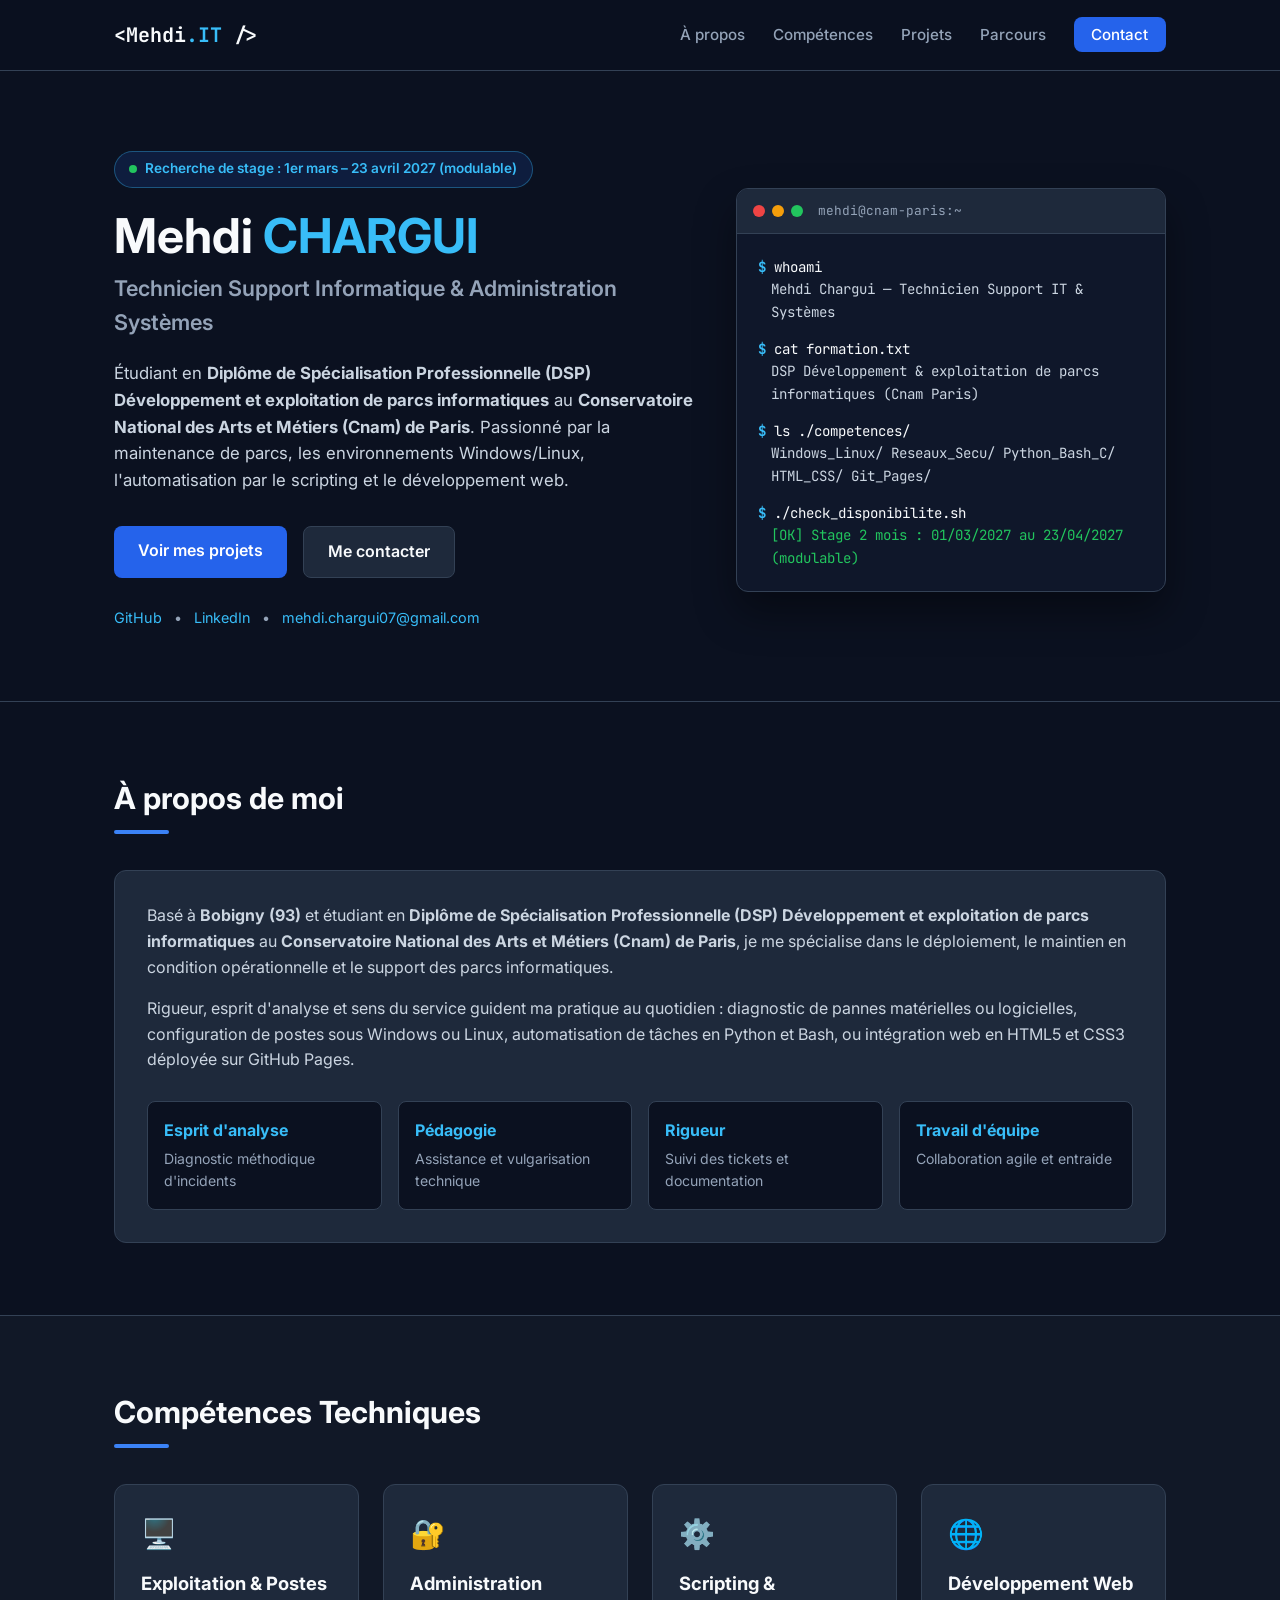
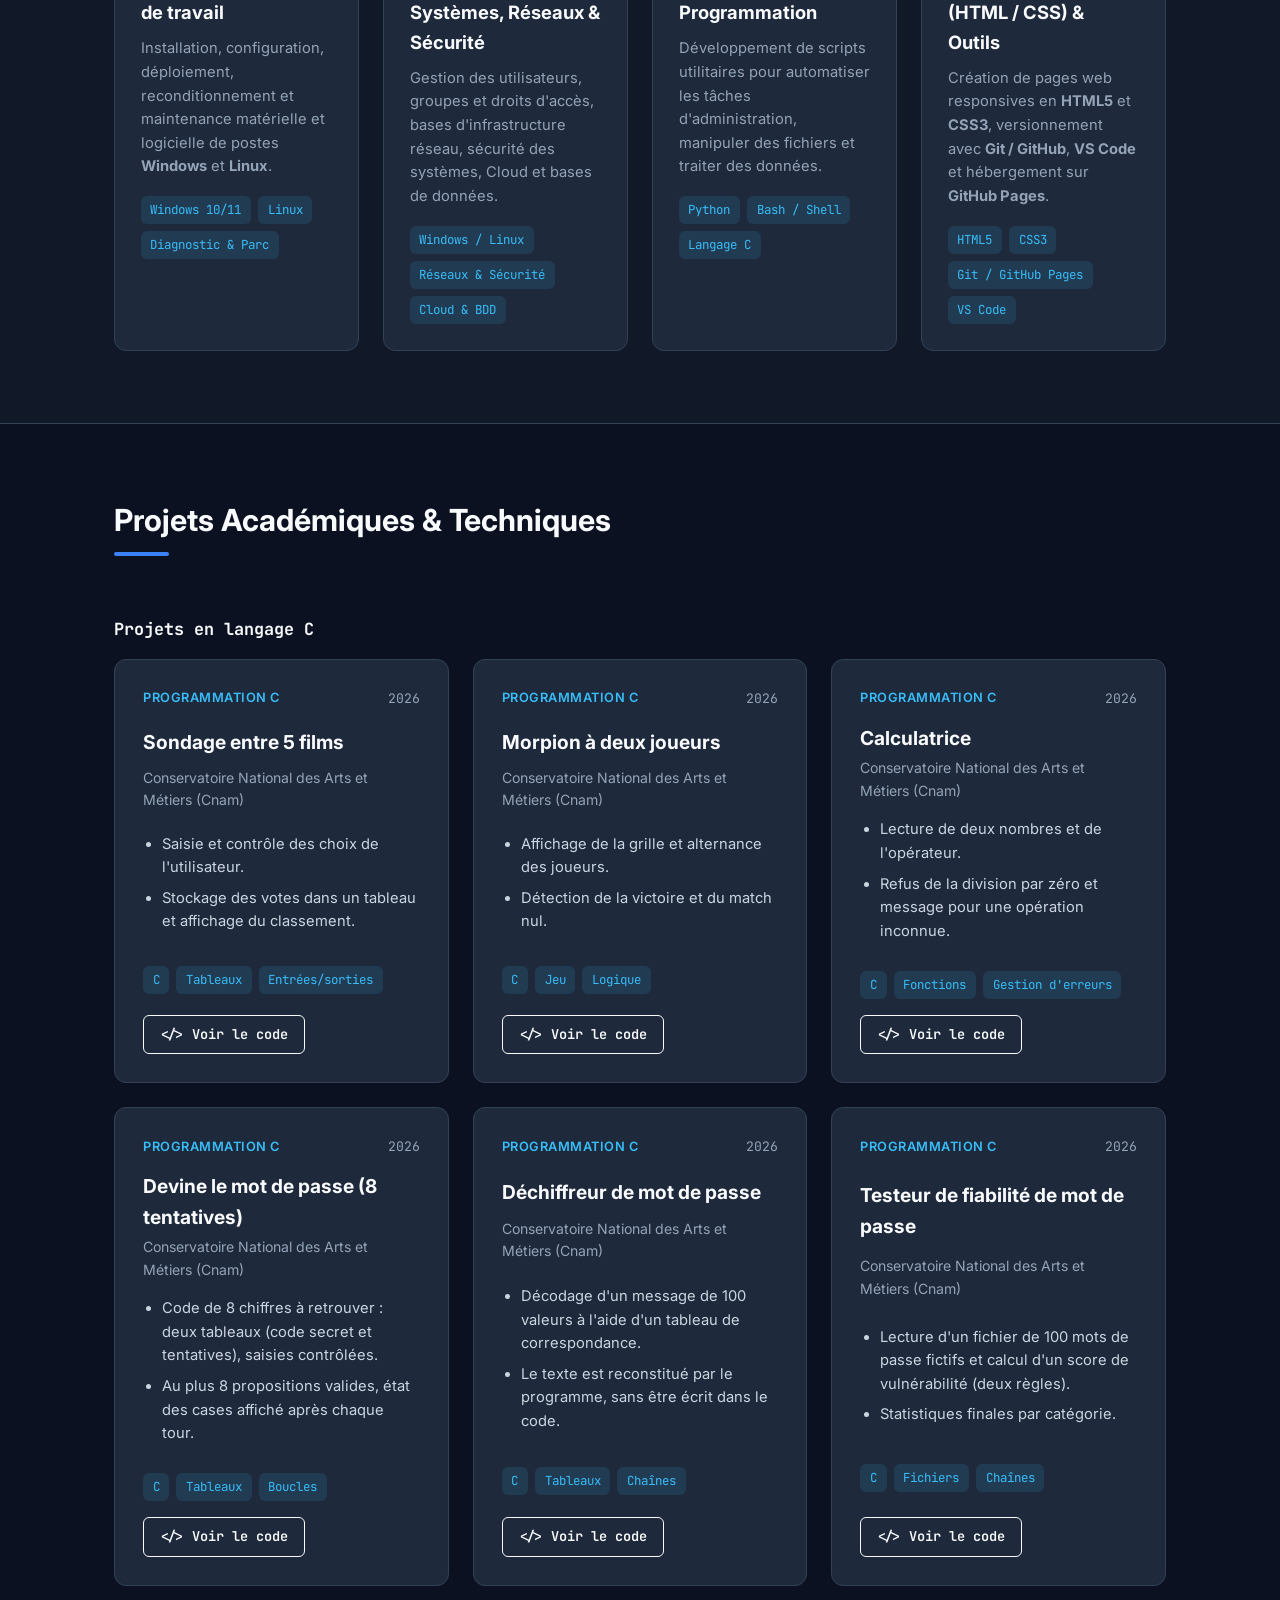
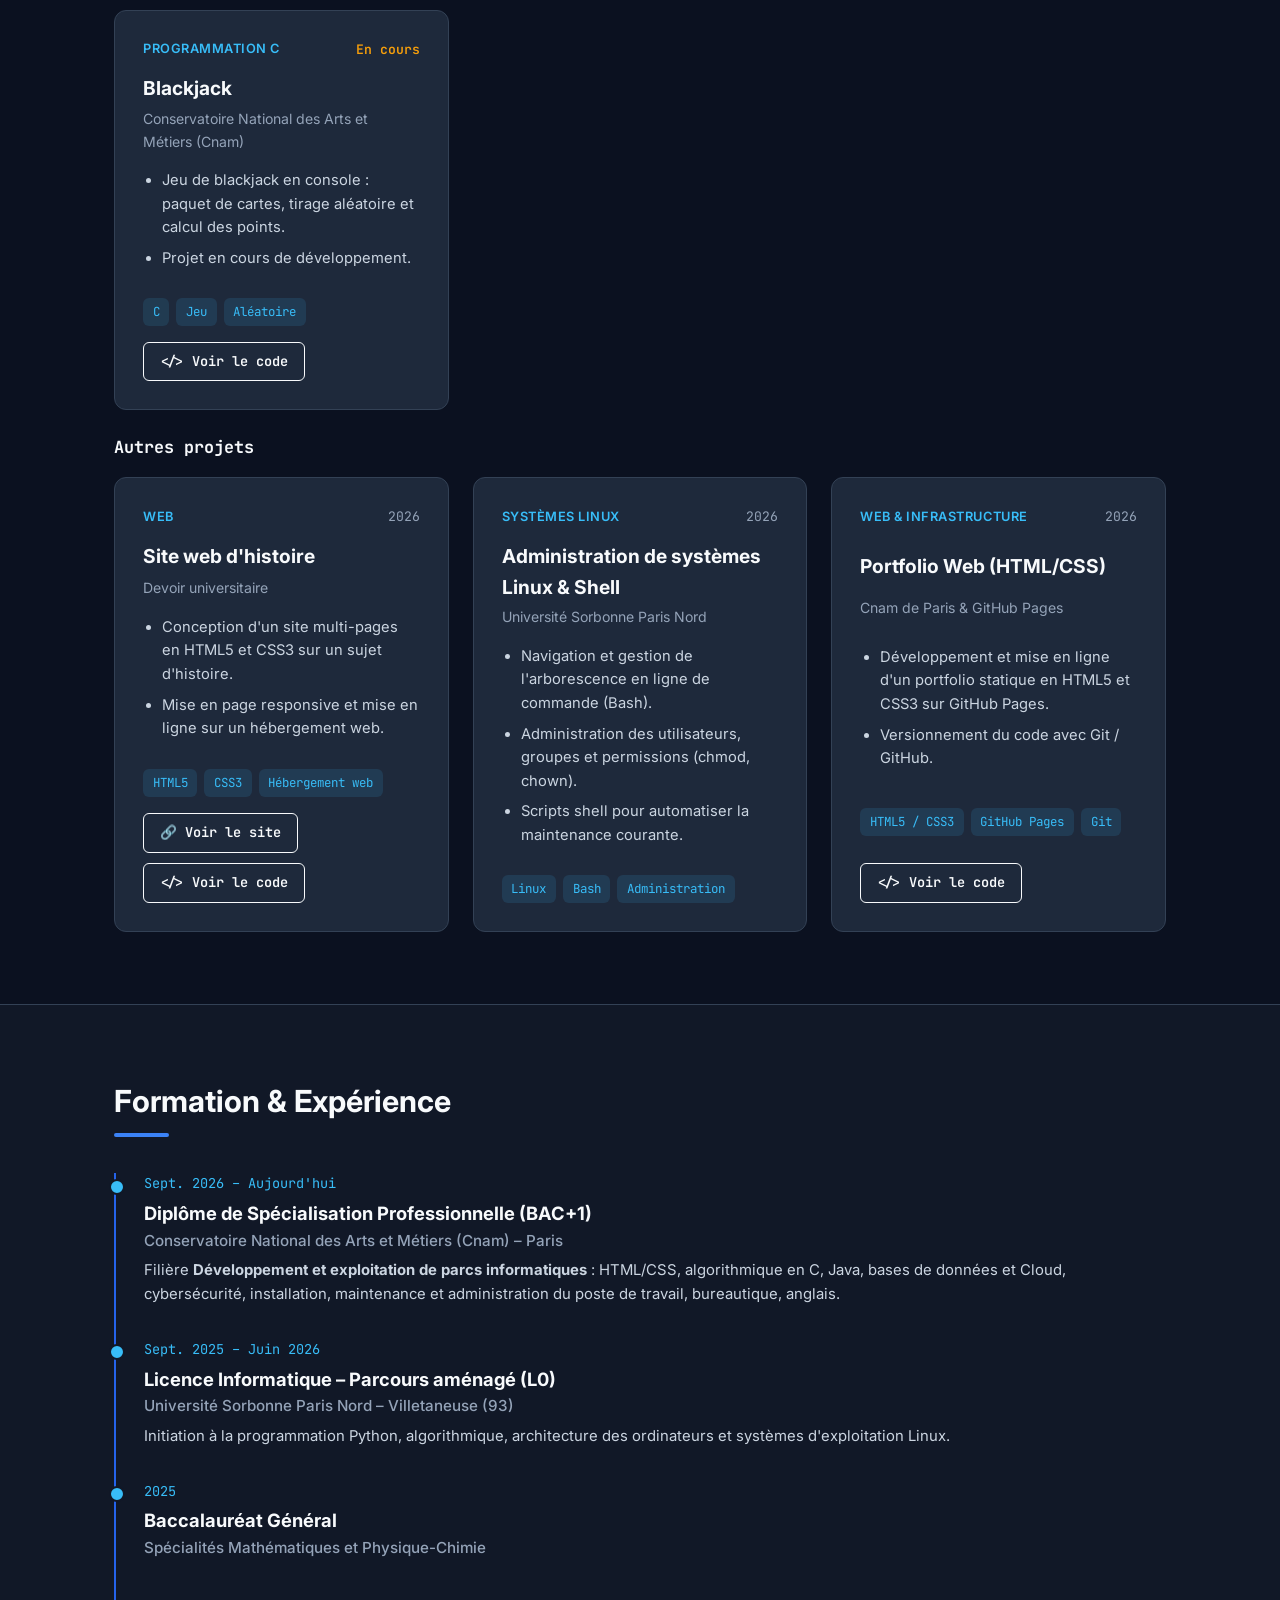
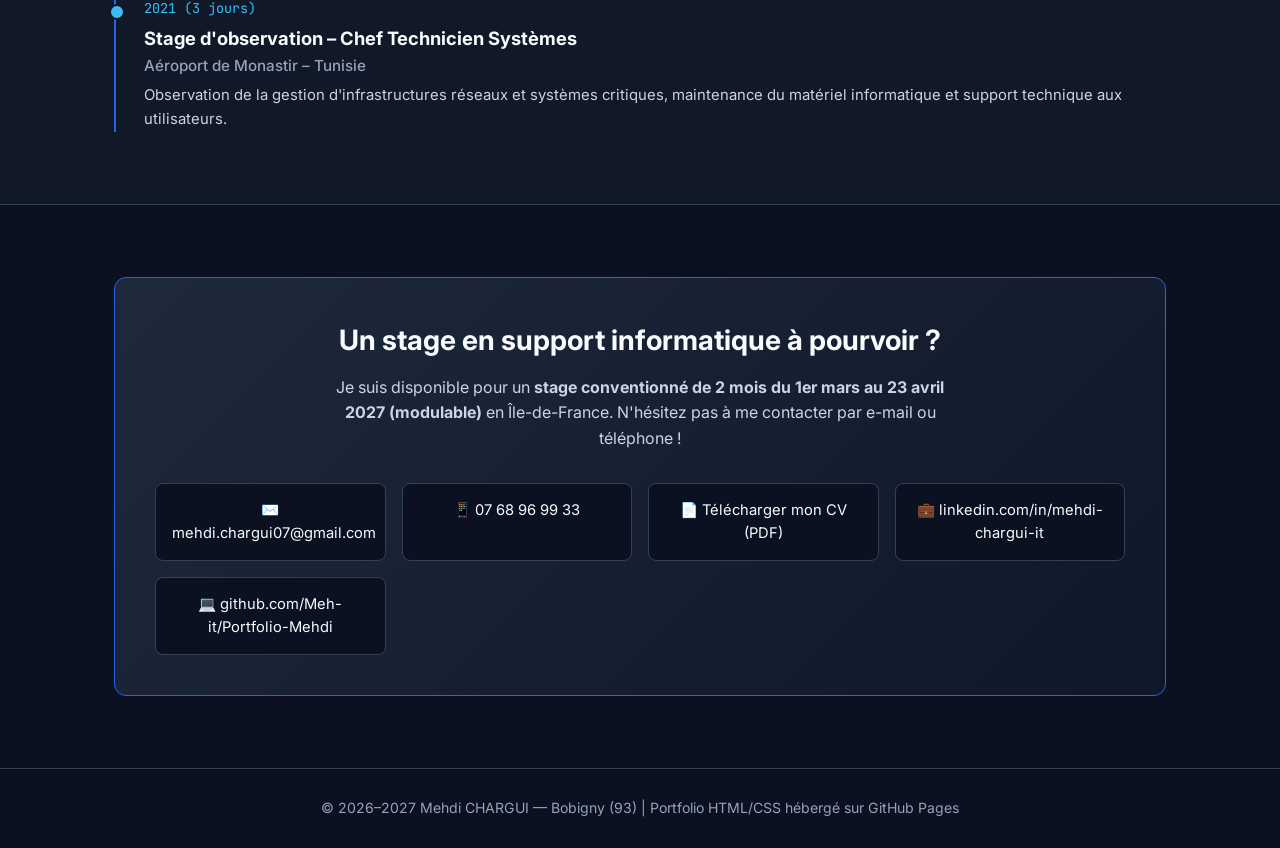
<file: index (3).html>
<!DOCTYPE html>
<html lang="fr">
<head>
  <meta charset="UTF-8" />
  <meta name="viewport" content="width=device-width, initial-scale=1.0" />
  <title>Mehdi Chargui — Portfolio | Technicien Support &amp; Systèmes</title>
  <meta name="description" content="Portfolio de Mehdi Chargui, étudiant en DSP Développement et exploitation de parcs informatiques au Cnam de Paris. Recherche de stage Technicien support informatique (1er mars – 23 avril 2027, modulable)." />
  <link rel="preconnect" href="https://fonts.googleapis.com" />
  <link rel="preconnect" href="https://fonts.gstatic.com" crossorigin />
  <link href="https://fonts.googleapis.com/css2?family=Inter:wght@400;500;600;700&family=JetBrains+Mono:wght@400;600&display=swap" rel="stylesheet" />
  <link rel="stylesheet" href="style.css" />
  <style>
    /* Boutons "Voir le code" (projets) */
    .projects-subtitle { margin: 24px 0 16px; font-family: "JetBrains Mono", monospace; font-size: 1.05rem; }
    .badge-encours { color: #f59e0b; font-weight: 600; }
    .project-links { margin-top: 16px; display: flex; flex-wrap: wrap; gap: 10px; }
    .btn-code {
      display: inline-flex;
      align-items: center;
      gap: 6px;
      padding: 8px 16px;
      border: 1.5px solid currentColor;
      border-radius: 6px;
      font-family: "JetBrains Mono", monospace;
      font-size: 0.85rem;
      font-weight: 600;
      text-decoration: none;
      color: inherit;
      transition: transform 0.2s, opacity 0.2s;
    }
    .btn-code:hover { transform: translateY(-2px); opacity: 0.8; }
  </style>
</head>
<body>
  <!-- Navigation -->
  <header class="navbar">
    <div class="container nav-content">
      <a href="#accueil" class="logo">&lt;Mehdi<span>.IT</span> /&gt;</a>
      <nav aria-label="Navigation principale">
        <ul class="nav-links">
          <li><a href="#a-propos">À propos</a></li>
          <li><a href="#competences">Compétences</a></li>
          <li><a href="#projets">Projets</a></li>
          <li><a href="#parcours">Parcours</a></li>
          <li><a href="#contact" class="btn-nav">Contact</a></li>
        </ul>
      </nav>
    </div>
  </header>

  <!-- Hero Section -->
  <section id="accueil" class="hero">
    <div class="container hero-grid">
      <div class="hero-text">
        <div class="badge-stage">
          <span class="dot"></span> Recherche de stage : 1er mars – 23 avril 2027 (modulable)
        </div>
        <h1>Mehdi <span>CHARGUI</span></h1>
        <h2>Technicien Support Informatique &amp; Administration Systèmes</h2>
        <p class="hero-desc">
          Étudiant en <strong>Diplôme de Spécialisation Professionnelle (DSP) Développement et exploitation de parcs informatiques</strong> au <strong>Conservatoire National des Arts et Métiers (Cnam) de Paris</strong>. Passionné par la maintenance de parcs, les environnements Windows/Linux, l'automatisation par le scripting et le développement web.
        </p>
        <div class="hero-actions">
          <a href="#projets" class="btn btn-primary">Voir mes projets</a>
          <a href="#contact" class="btn btn-secondary">Me contacter</a>
        </div>
        <div class="hero-links">
          <a href="https://github.com/Meh-it/Portfolio-Mehdi" target="_blank" rel="noopener">GitHub</a>
          <span>•</span>
          <a href="https://linkedin.com/in/mehdi-chargui-it" target="_blank" rel="noopener">LinkedIn</a>
          <span>•</span>
          <a href="mailto:mehdi.chargui07@gmail.com">mehdi.chargui07@gmail.com</a>
        </div>
      </div>

      <div class="terminal-card" aria-label="Présentation terminal">
        <div class="terminal-header">
          <span class="t-btn red"></span>
          <span class="t-btn yellow"></span>
          <span class="t-btn green"></span>
          <span class="terminal-title">mehdi@cnam-paris:~</span>
        </div>
        <div class="terminal-body">
          <p><span class="prompt">$</span> whoami</p>
          <p class="output">Mehdi Chargui — Technicien Support IT &amp; Systèmes</p>
          <p><span class="prompt">$</span> cat formation.txt</p>
          <p class="output">DSP Développement &amp; exploitation de parcs informatiques (Cnam Paris)</p>
          <p><span class="prompt">$</span> ls ./competences/</p>
          <p class="output">Windows_Linux/  Reseaux_Secu/  Python_Bash_C/  HTML_CSS/  Git_Pages/</p>
          <p><span class="prompt">$</span> ./check_disponibilite.sh</p>
          <p class="output success">[OK] Stage 2 mois : 01/03/2027 au 23/04/2027 (modulable)</p>
        </div>
      </div>
    </div>
  </section>

  <!-- À propos -->
  <section id="a-propos" class="section">
    <div class="container">
      <h2 class="section-title">À propos de moi</h2>
      <div class="about-card">
        <p>
          Basé à <strong>Bobigny (93)</strong> et étudiant en <strong>Diplôme de Spécialisation Professionnelle (DSP) Développement et exploitation de parcs informatiques</strong> au <strong>Conservatoire National des Arts et Métiers (Cnam) de Paris</strong>, je me spécialise dans le déploiement, le maintien en condition opérationnelle et le support des parcs informatiques.
        </p>
        <p>
          Rigueur, esprit d'analyse et sens du service guident ma pratique au quotidien : diagnostic de pannes matérielles ou logicielles, configuration de postes sous Windows ou Linux, automatisation de tâches en Python et Bash, ou intégration web en HTML5 et CSS3 déployée sur GitHub Pages.
        </p>
        <div class="qualities-grid">
          <div class="quality-item"><strong>Esprit d'analyse</strong><span>Diagnostic méthodique d'incidents</span></div>
          <div class="quality-item"><strong>Pédagogie</strong><span>Assistance et vulgarisation technique</span></div>
          <div class="quality-item"><strong>Rigueur</strong><span>Suivi des tickets et documentation</span></div>
          <div class="quality-item"><strong>Travail d'équipe</strong><span>Collaboration agile et entraide</span></div>
        </div>
      </div>
    </div>
  </section>

  <!-- Compétences Techniques -->
  <section id="competences" class="section section-alt">
    <div class="container">
      <h2 class="section-title">Compétences Techniques</h2>
      <div class="skills-grid">
        <article class="skill-card">
          <div class="skill-icon">🖥️</div>
          <h3>Exploitation &amp; Postes de travail</h3>
          <p>Installation, configuration, déploiement, reconditionnement et maintenance matérielle et logicielle de postes <strong>Windows</strong> et <strong>Linux</strong>.</p>
          <div class="tags">
            <span>Windows 10/11</span><span>Linux</span><span>Diagnostic &amp; Parc</span>
          </div>
        </article>

        <article class="skill-card">
          <div class="skill-icon">🔐</div>
          <h3>Administration Systèmes, Réseaux &amp; Sécurité</h3>
          <p>Gestion des utilisateurs, groupes et droits d'accès, bases d'infrastructure réseau, sécurité des systèmes, Cloud et bases de données.</p>
          <div class="tags">
            <span>Windows / Linux</span><span>Réseaux &amp; Sécurité</span><span>Cloud &amp; BDD</span>
          </div>
        </article>

        <article class="skill-card">
          <div class="skill-icon">⚙️</div>
          <h3>Scripting &amp; Programmation</h3>
          <p>Développement de scripts utilitaires pour automatiser les tâches d'administration, manipuler des fichiers et traiter des données.</p>
          <div class="tags">
            <span>Python</span><span>Bash / Shell</span><span>Langage C</span>
          </div>
        </article>

        <article class="skill-card">
          <div class="skill-icon">🌐</div>
          <h3>Développement Web (HTML / CSS) &amp; Outils</h3>
          <p>Création de pages web responsives en <strong>HTML5</strong> et <strong>CSS3</strong>, versionnement avec <strong>Git / GitHub</strong>, <strong>VS Code</strong> et hébergement sur <strong>GitHub Pages</strong>.</p>
          <div class="tags">
            <span>HTML5</span><span>CSS3</span><span>Git / GitHub Pages</span><span>VS Code</span>
          </div>
        </article>
      </div>
    </div>
  </section>

  <!-- Projets Académiques & Techniques -->
  <section id="projets" class="section">
    <div class="container">
      <h2 class="section-title">Projets Académiques &amp; Techniques</h2>
      <h3 class="projects-subtitle">Projets en langage C</h3>
      <div class="projects-grid">
        <article class="project-card">
          <div class="project-header">
            <span class="project-tag">Programmation C</span>
            <span class="project-year">2026</span>
          </div>
          <h3>Sondage entre 5 films</h3>
          <p class="project-place">Conservatoire National des Arts et Métiers (Cnam)</p>
          <ul>
            <li>Saisie et contrôle des choix de l'utilisateur.</li>
            <li>Stockage des votes dans un tableau et affichage du classement.</li>
          </ul>
          <div class="tags">
            <span>C</span><span>Tableaux</span><span>Entrées/sorties</span>
          </div>
          <div class="project-links">
            <a href="https://github.com/Meh-it/projets-c/tree/main/01-sondage-films" target="_blank" rel="noopener" class="btn-code">&lt;/&gt; Voir le code</a>
          </div>
        </article>
        <article class="project-card">
          <div class="project-header">
            <span class="project-tag">Programmation C</span>
            <span class="project-year">2026</span>
          </div>
          <h3>Morpion à deux joueurs</h3>
          <p class="project-place">Conservatoire National des Arts et Métiers (Cnam)</p>
          <ul>
            <li>Affichage de la grille et alternance des joueurs.</li>
            <li>Détection de la victoire et du match nul.</li>
          </ul>
          <div class="tags">
            <span>C</span><span>Jeu</span><span>Logique</span>
          </div>
          <div class="project-links">
            <a href="https://github.com/Meh-it/projets-c/tree/main/02-morpion" target="_blank" rel="noopener" class="btn-code">&lt;/&gt; Voir le code</a>
          </div>
        </article>
        <article class="project-card">
          <div class="project-header">
            <span class="project-tag">Programmation C</span>
            <span class="project-year">2026</span>
          </div>
          <h3>Calculatrice</h3>
          <p class="project-place">Conservatoire National des Arts et Métiers (Cnam)</p>
          <ul>
            <li>Lecture de deux nombres et de l'opérateur.</li>
            <li>Refus de la division par zéro et message pour une opération inconnue.</li>
          </ul>
          <div class="tags">
            <span>C</span><span>Fonctions</span><span>Gestion d'erreurs</span>
          </div>
          <div class="project-links">
            <a href="https://github.com/Meh-it/projets-c/tree/main/03-calculatrice" target="_blank" rel="noopener" class="btn-code">&lt;/&gt; Voir le code</a>
          </div>
        </article>
        <article class="project-card">
          <div class="project-header">
            <span class="project-tag">Programmation C</span>
            <span class="project-year">2026</span>
          </div>
          <h3>Devine le mot de passe (8 tentatives)</h3>
          <p class="project-place">Conservatoire National des Arts et Métiers (Cnam)</p>
          <ul>
            <li>Code de 8 chiffres à retrouver : deux tableaux (code secret et tentatives), saisies contrôlées.</li>
            <li>Au plus 8 propositions valides, état des cases affiché après chaque tour.</li>
          </ul>
          <div class="tags">
            <span>C</span><span>Tableaux</span><span>Boucles</span>
          </div>
          <div class="project-links">
            <a href="https://github.com/Meh-it/projets-c/tree/main/04-devine-mot-de-passe" target="_blank" rel="noopener" class="btn-code">&lt;/&gt; Voir le code</a>
          </div>
        </article>
        <article class="project-card">
          <div class="project-header">
            <span class="project-tag">Programmation C</span>
            <span class="project-year">2026</span>
          </div>
          <h3>Déchiffreur de mot de passe</h3>
          <p class="project-place">Conservatoire National des Arts et Métiers (Cnam)</p>
          <ul>
            <li>Décodage d'un message de 100 valeurs à l'aide d'un tableau de correspondance.</li>
            <li>Le texte est reconstitué par le programme, sans être écrit dans le code.</li>
          </ul>
          <div class="tags">
            <span>C</span><span>Tableaux</span><span>Chaînes</span>
          </div>
          <div class="project-links">
            <a href="https://github.com/Meh-it/projets-c/tree/main/05-dechiffreur-mot-de-passe" target="_blank" rel="noopener" class="btn-code">&lt;/&gt; Voir le code</a>
          </div>
        </article>
        <article class="project-card">
          <div class="project-header">
            <span class="project-tag">Programmation C</span>
            <span class="project-year">2026</span>
          </div>
          <h3>Testeur de fiabilité de mot de passe</h3>
          <p class="project-place">Conservatoire National des Arts et Métiers (Cnam)</p>
          <ul>
            <li>Lecture d'un fichier de 100 mots de passe fictifs et calcul d'un score de vulnérabilité (deux règles).</li>
            <li>Statistiques finales par catégorie.</li>
          </ul>
          <div class="tags">
            <span>C</span><span>Fichiers</span><span>Chaînes</span>
          </div>
          <div class="project-links">
            <a href="https://github.com/Meh-it/projets-c/tree/main/06-testeur-fiabilite-mot-de-passe" target="_blank" rel="noopener" class="btn-code">&lt;/&gt; Voir le code</a>
          </div>
        </article>
        <article class="project-card">
          <div class="project-header">
            <span class="project-tag">Programmation C</span>
            <span class="project-year badge-encours">En cours</span>
          </div>
          <h3>Blackjack</h3>
          <p class="project-place">Conservatoire National des Arts et Métiers (Cnam)</p>
          <ul>
            <li>Jeu de blackjack en console : paquet de cartes, tirage aléatoire et calcul des points.</li>
            <li>Projet en cours de développement.</li>
          </ul>
          <div class="tags">
            <span>C</span><span>Jeu</span><span>Aléatoire</span>
          </div>
          <div class="project-links">
            <a href="https://github.com/Meh-it/projets-c" target="_blank" rel="noopener" class="btn-code">&lt;/&gt; Voir le code</a>
          </div>
        </article>
      </div>

      <h3 class="projects-subtitle">Autres projets</h3>
      <div class="projects-grid">
        <article class="project-card">
          <div class="project-header">
            <span class="project-tag">Web</span>
            <span class="project-year">2026</span>
          </div>
          <h3>Site web d'histoire</h3>
          <p class="project-place">Devoir universitaire</p>
          <ul>
            <li>Conception d'un site multi-pages en HTML5 et CSS3 sur un sujet d'histoire.</li>
            <li>Mise en page responsive et mise en ligne sur un hébergement web.</li>
          </ul>
          <div class="tags">
            <span>HTML5</span><span>CSS3</span><span>Hébergement web</span>
          </div>
          <div class="project-links">
            <a href="https://mehdich.wuaze.com" target="_blank" rel="noopener" class="btn-code">&#128279; Voir le site</a>
            <a href="https://github.com/Meh-it/site-histoire" target="_blank" rel="noopener" class="btn-code">&lt;/&gt; Voir le code</a>
          </div>
        </article>
        <article class="project-card">
          <div class="project-header">
            <span class="project-tag">Systèmes Linux</span>
            <span class="project-year">2026</span>
          </div>
          <h3>Administration de systèmes Linux &amp; Shell</h3>
          <p class="project-place">Université Sorbonne Paris Nord</p>
          <ul>
            <li>Navigation et gestion de l'arborescence en ligne de commande (Bash).</li>
            <li>Administration des utilisateurs, groupes et permissions (chmod, chown).</li>
            <li>Scripts shell pour automatiser la maintenance courante.</li>
          </ul>
          <div class="tags">
            <span>Linux</span><span>Bash</span><span>Administration</span>
          </div>
        </article>
        <article class="project-card">
          <div class="project-header">
            <span class="project-tag">Web &amp; Infrastructure</span>
            <span class="project-year">2026</span>
          </div>
          <h3>Portfolio Web (HTML/CSS)</h3>
          <p class="project-place">Cnam de Paris &amp; GitHub Pages</p>
          <ul>
            <li>Développement et mise en ligne d'un portfolio statique en HTML5 et CSS3 sur GitHub Pages.</li>
            <li>Versionnement du code avec Git / GitHub.</li>
          </ul>
          <div class="tags">
            <span>HTML5 / CSS3</span><span>GitHub Pages</span><span>Git</span>
          </div>
          <div class="project-links">
            <a href="https://github.com/Meh-it/Portfolio-Mehdi" target="_blank" rel="noopener" class="btn-code">&lt;/&gt; Voir le code</a>
          </div>
        </article>
      </div>
    </div>
  </section>

  <!-- Parcours & Expérience -->
  <section id="parcours" class="section section-alt">
    <div class="container">
      <h2 class="section-title">Formation &amp; Expérience</h2>
      <div class="timeline">
        <div class="timeline-item">
          <div class="timeline-date">Sept. 2026 – Aujourd'hui</div>
          <div class="timeline-content">
            <h3>Diplôme de Spécialisation Professionnelle (BAC+1)</h3>
            <h4>Conservatoire National des Arts et Métiers (Cnam) – Paris</h4>
            <p>Filière <strong>Développement et exploitation de parcs informatiques</strong> : HTML/CSS, algorithmique en C, Java, bases de données et Cloud, cybersécurité, installation, maintenance et administration du poste de travail, bureautique, anglais.</p>
          </div>
        </div>

        <div class="timeline-item">
          <div class="timeline-date">Sept. 2025 – Juin 2026</div>
          <div class="timeline-content">
            <h3>Licence Informatique – Parcours aménagé (L0)</h3>
            <h4>Université Sorbonne Paris Nord – Villetaneuse (93)</h4>
            <p>Initiation à la programmation Python, algorithmique, architecture des ordinateurs et systèmes d'exploitation Linux.</p>
          </div>
        </div>

        <div class="timeline-item">
          <div class="timeline-date">2025</div>
          <div class="timeline-content">
            <h3>Baccalauréat Général</h3>
            <h4>Spécialités Mathématiques et Physique-Chimie</h4>
          </div>
        </div>

        <div class="timeline-item">
          <div class="timeline-date">2021 (3 jours)</div>
          <div class="timeline-content">
            <h3>Stage d'observation – Chef Technicien Systèmes</h3>
            <h4>Aéroport de Monastir – Tunisie</h4>
            <p>Observation de la gestion d'infrastructures réseaux et systèmes critiques, maintenance du matériel informatique et support technique aux utilisateurs.</p>
          </div>
        </div>
      </div>
    </div>
  </section>

  <!-- Contact -->
  <section id="contact" class="section">
    <div class="container">
      <div class="contact-box">
        <h2>Un stage en support informatique à pourvoir ?</h2>
        <p>
          Je suis disponible pour un <strong>stage conventionné de 2 mois du 1er mars au 23 avril 2027 (modulable)</strong> en Île-de-France. N'hésitez pas à me contacter par e-mail ou téléphone !
        </p>
        <div class="contact-details">
          <a href="mailto:mehdi.chargui07@gmail.com" class="contact-item">
            <span>✉️</span> mehdi.chargui07@gmail.com
          </a>
          <a href="tel:+33768969933" class="contact-item">
            <span>📱</span> 07 68 96 99 33
          </a>
          <a href="Chargui_Mehdi_CV.pdf" target="_blank" rel="noopener" class="contact-item">
            <span>📄</span> Télécharger mon CV (PDF)
          </a>
          <a href="https://linkedin.com/in/mehdi-chargui-it" target="_blank" rel="noopener" class="contact-item">
            <span>💼</span> linkedin.com/in/mehdi-chargui-it
          </a>
          <a href="https://github.com/Meh-it/Portfolio-Mehdi" target="_blank" rel="noopener" class="contact-item">
            <span>💻</span> github.com/Meh-it/Portfolio-Mehdi
          </a>
        </div>
      </div>
    </div>
  </section>

  <!-- Footer -->
  <footer class="footer">
    <div class="container">
      <p>© 2026–2027 Mehdi CHARGUI — Bobigny (93) | Portfolio HTML/CSS hébergé sur GitHub Pages</p>
    </div>
  </footer>
</body>
</html>
</file>
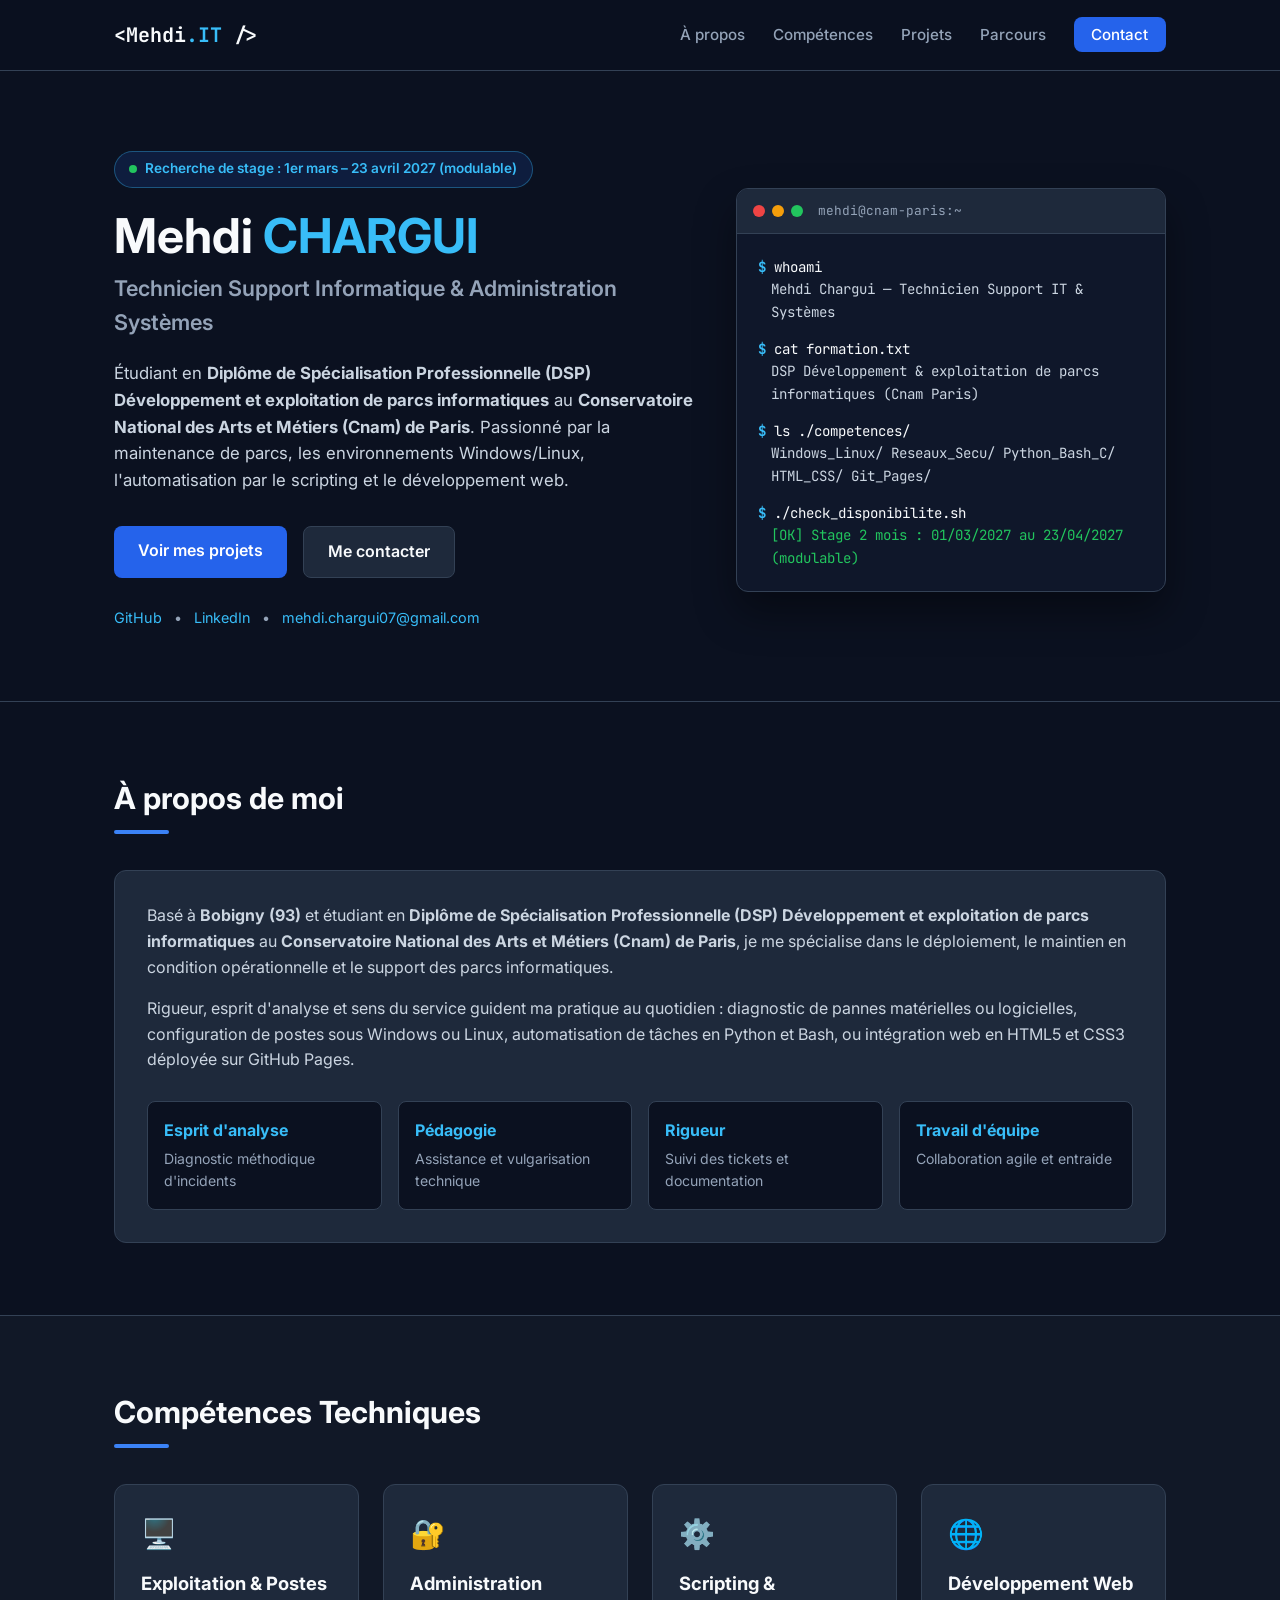
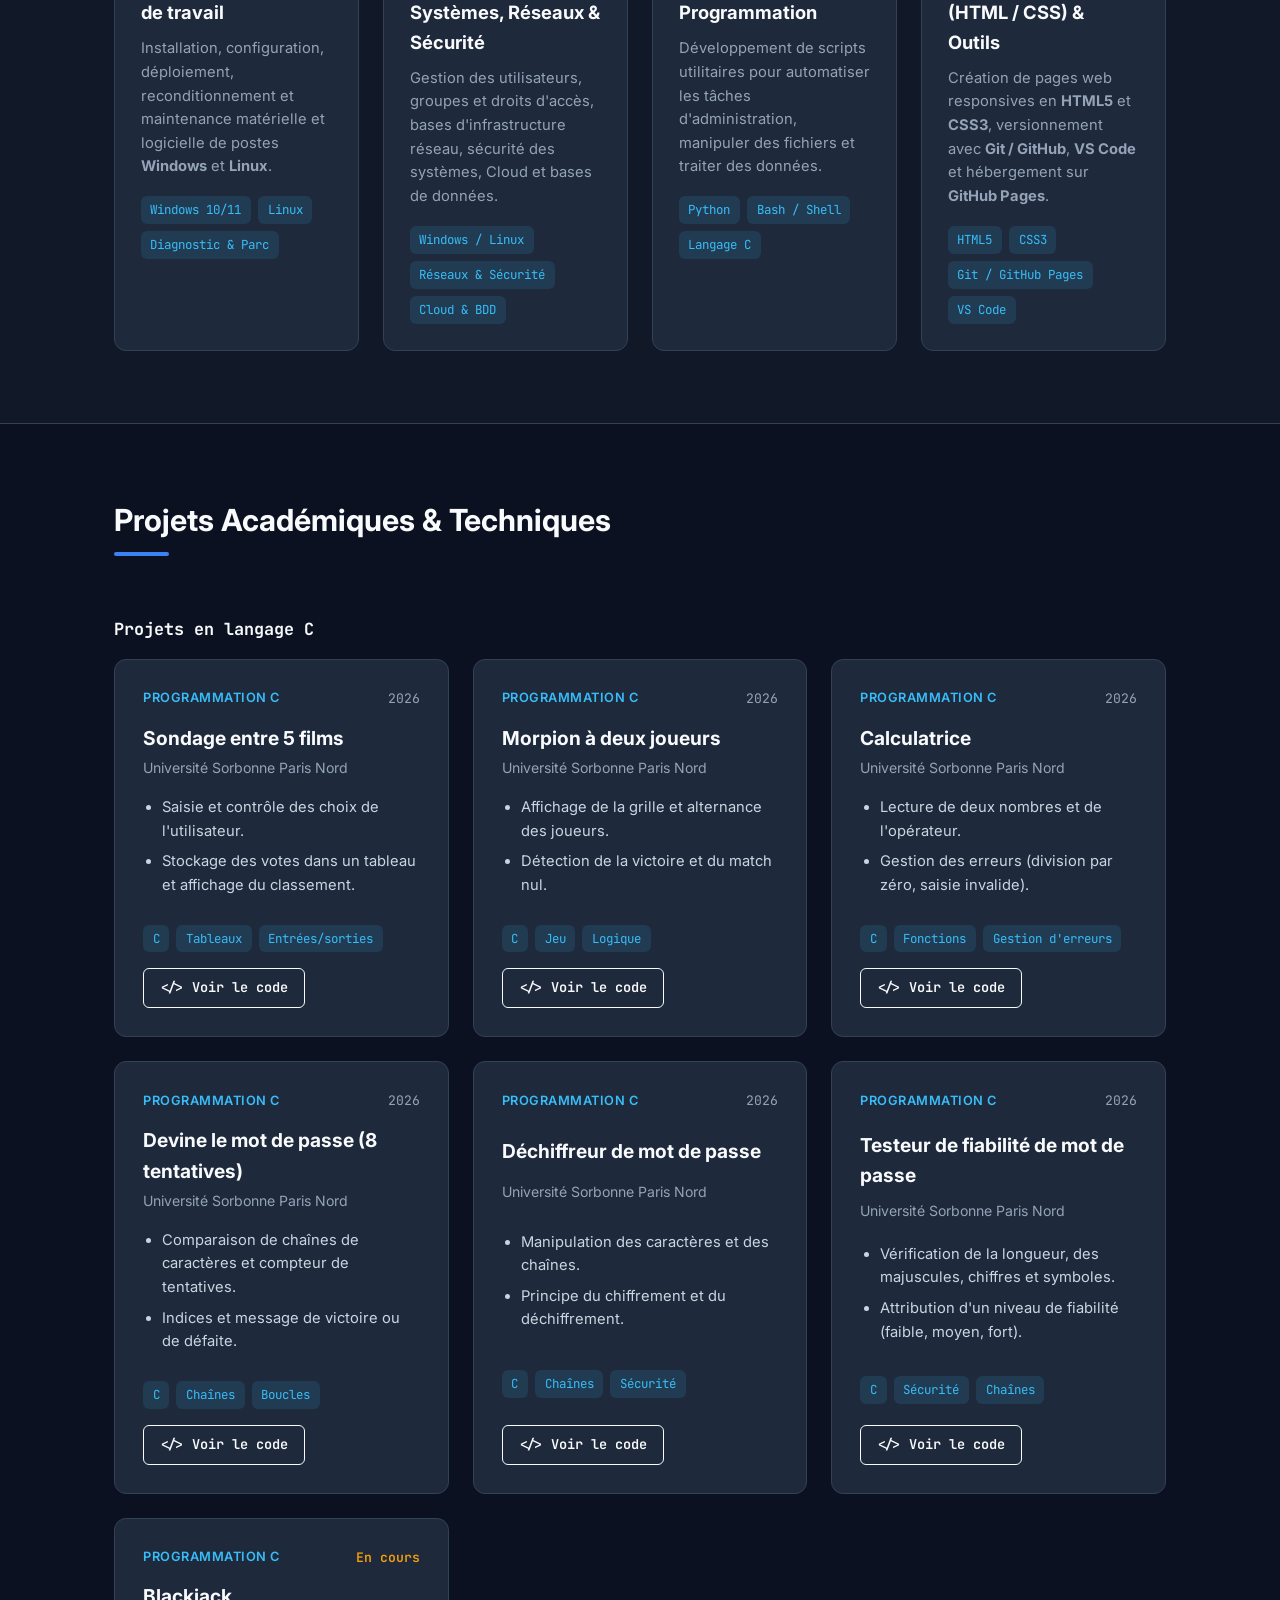
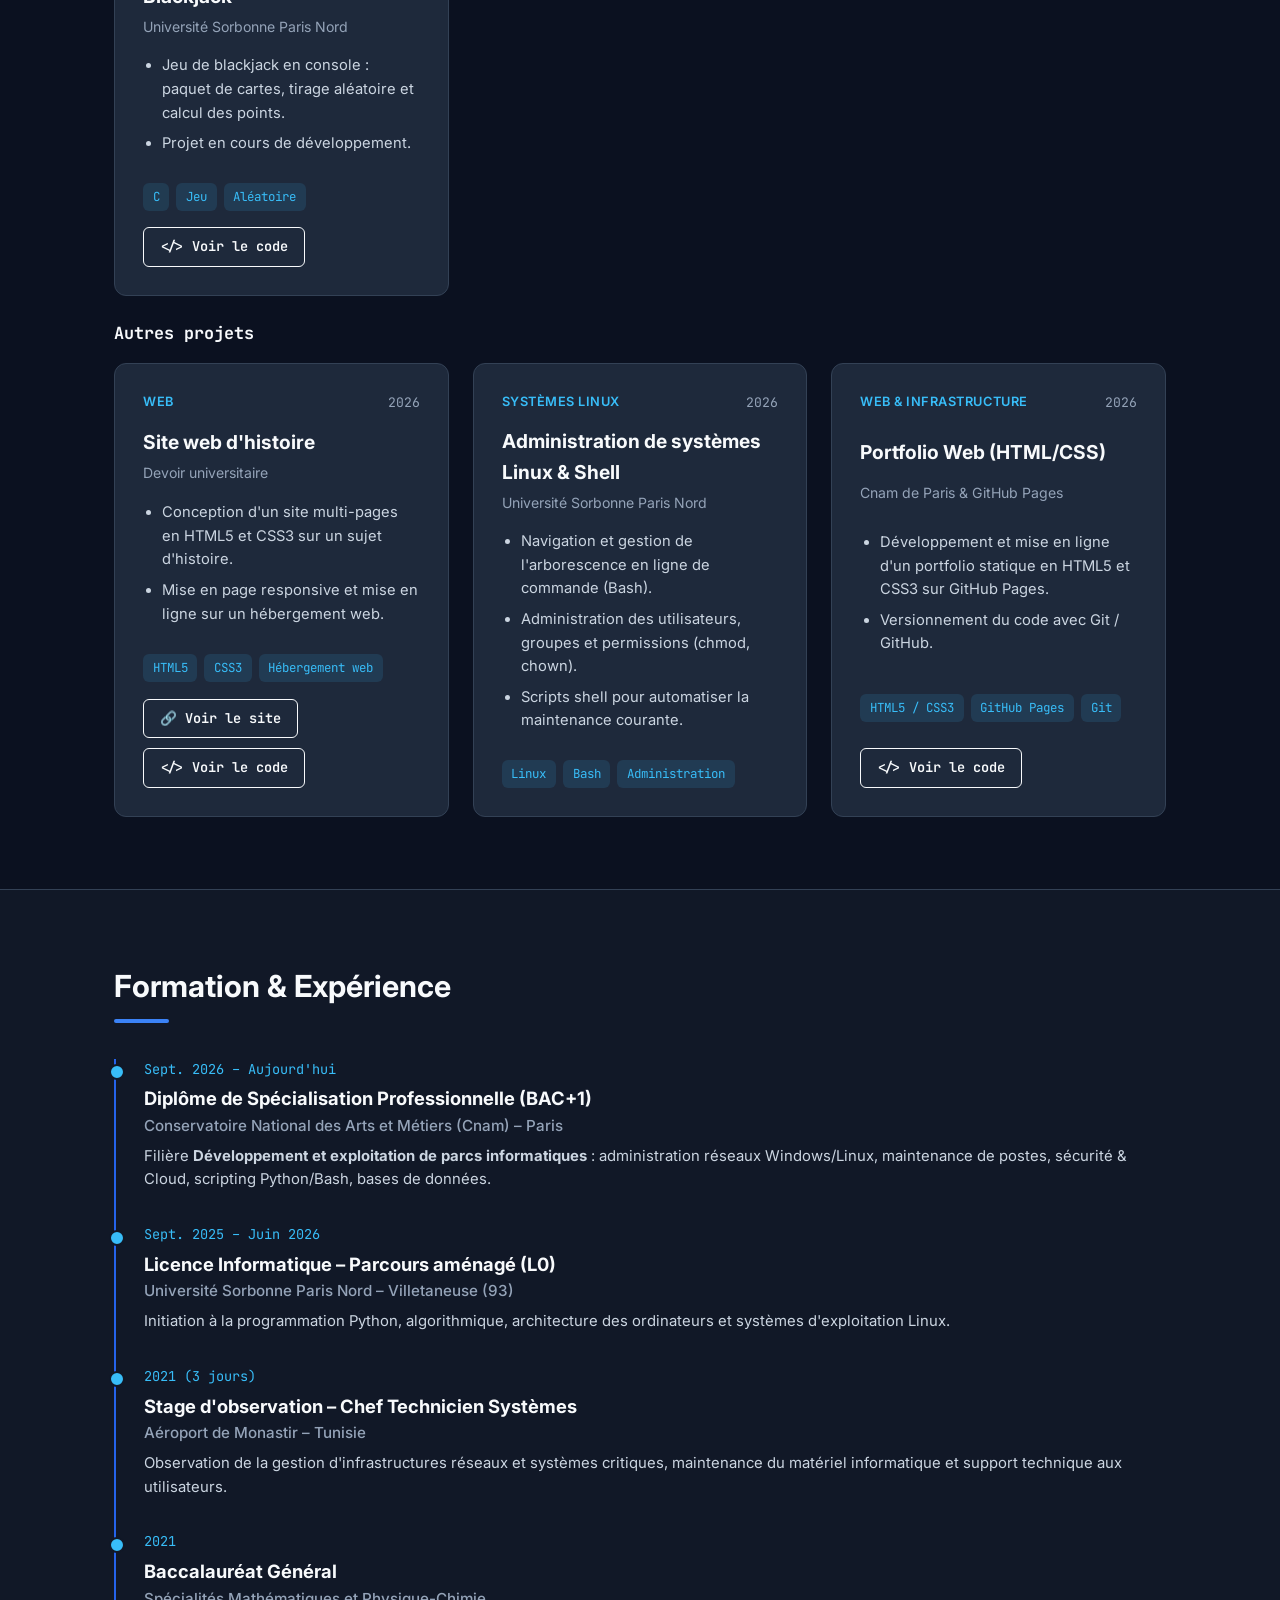
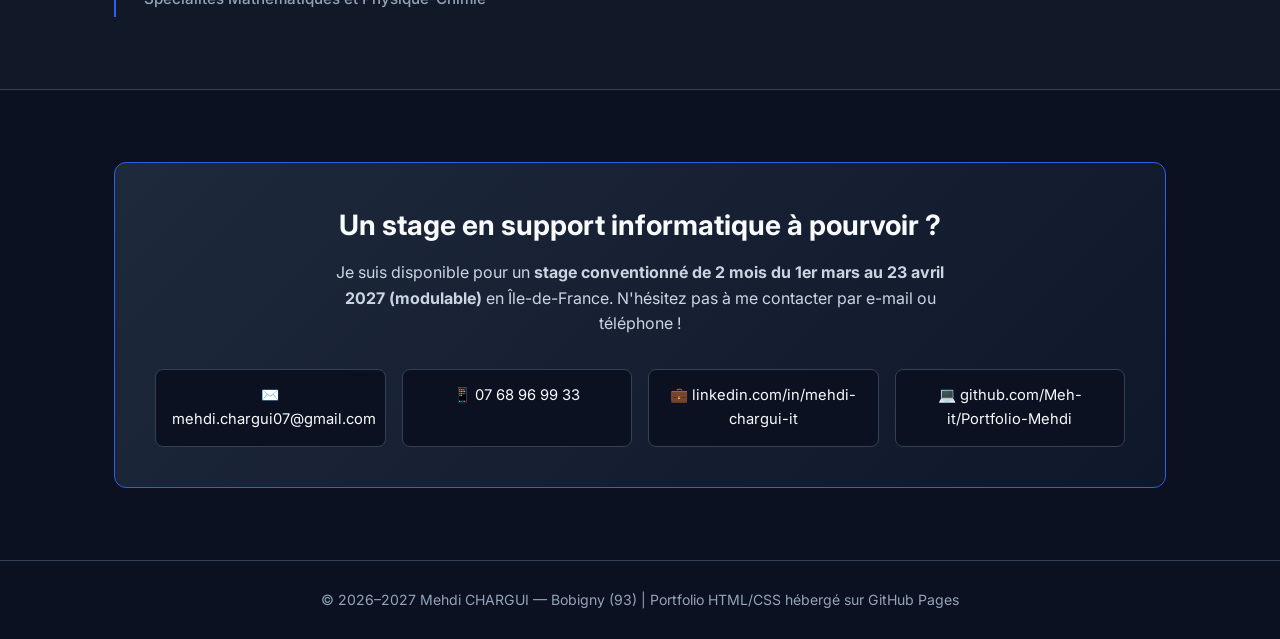
<file: index (4).html>
<!DOCTYPE html>
<html lang="fr">
<head>
  <meta charset="UTF-8" />
  <meta name="viewport" content="width=device-width, initial-scale=1.0" />
  <title>Mehdi Chargui — Portfolio | Technicien Support &amp; Systèmes</title>
  <meta name="description" content="Portfolio de Mehdi Chargui, étudiant en DSP Développement et exploitation de parcs informatiques au Cnam de Paris. Recherche de stage Technicien support informatique (1er mars – 23 avril 2027, modulable)." />
  <link rel="preconnect" href="https://fonts.googleapis.com" />
  <link rel="preconnect" href="https://fonts.gstatic.com" crossorigin />
  <link href="https://fonts.googleapis.com/css2?family=Inter:wght@400;500;600;700&family=JetBrains+Mono:wght@400;600&display=swap" rel="stylesheet" />
  <link rel="stylesheet" href="style.css" />
  <style>
    /* Boutons "Voir le code" (projets) */
    .projects-subtitle { margin: 24px 0 16px; font-family: "JetBrains Mono", monospace; font-size: 1.05rem; }
    .badge-encours { color: #f59e0b; font-weight: 600; }
    .project-links { margin-top: 16px; display: flex; flex-wrap: wrap; gap: 10px; }
    .btn-code {
      display: inline-flex;
      align-items: center;
      gap: 6px;
      padding: 8px 16px;
      border: 1.5px solid currentColor;
      border-radius: 6px;
      font-family: "JetBrains Mono", monospace;
      font-size: 0.85rem;
      font-weight: 600;
      text-decoration: none;
      color: inherit;
      transition: transform 0.2s, opacity 0.2s;
    }
    .btn-code:hover { transform: translateY(-2px); opacity: 0.8; }
  </style>
</head>
<body>
  <!-- Navigation -->
  <header class="navbar">
    <div class="container nav-content">
      <a href="#accueil" class="logo">&lt;Mehdi<span>.IT</span> /&gt;</a>
      <nav aria-label="Navigation principale">
        <ul class="nav-links">
          <li><a href="#a-propos">À propos</a></li>
          <li><a href="#competences">Compétences</a></li>
          <li><a href="#projets">Projets</a></li>
          <li><a href="#parcours">Parcours</a></li>
          <li><a href="#contact" class="btn-nav">Contact</a></li>
        </ul>
      </nav>
    </div>
  </header>

  <!-- Hero Section -->
  <section id="accueil" class="hero">
    <div class="container hero-grid">
      <div class="hero-text">
        <div class="badge-stage">
          <span class="dot"></span> Recherche de stage : 1er mars – 23 avril 2027 (modulable)
        </div>
        <h1>Mehdi <span>CHARGUI</span></h1>
        <h2>Technicien Support Informatique &amp; Administration Systèmes</h2>
        <p class="hero-desc">
          Étudiant en <strong>Diplôme de Spécialisation Professionnelle (DSP) Développement et exploitation de parcs informatiques</strong> au <strong>Conservatoire National des Arts et Métiers (Cnam) de Paris</strong>. Passionné par la maintenance de parcs, les environnements Windows/Linux, l'automatisation par le scripting et le développement web.
        </p>
        <div class="hero-actions">
          <a href="#projets" class="btn btn-primary">Voir mes projets</a>
          <a href="#contact" class="btn btn-secondary">Me contacter</a>
        </div>
        <div class="hero-links">
          <a href="https://github.com/Meh-it/Portfolio-Mehdi" target="_blank" rel="noopener">GitHub</a>
          <span>•</span>
          <a href="https://linkedin.com/in/mehdi-chargui-it" target="_blank" rel="noopener">LinkedIn</a>
          <span>•</span>
          <a href="mailto:mehdi.chargui07@gmail.com">mehdi.chargui07@gmail.com</a>
        </div>
      </div>

      <div class="terminal-card" aria-label="Présentation terminal">
        <div class="terminal-header">
          <span class="t-btn red"></span>
          <span class="t-btn yellow"></span>
          <span class="t-btn green"></span>
          <span class="terminal-title">mehdi@cnam-paris:~</span>
        </div>
        <div class="terminal-body">
          <p><span class="prompt">$</span> whoami</p>
          <p class="output">Mehdi Chargui — Technicien Support IT &amp; Systèmes</p>
          <p><span class="prompt">$</span> cat formation.txt</p>
          <p class="output">DSP Développement &amp; exploitation de parcs informatiques (Cnam Paris)</p>
          <p><span class="prompt">$</span> ls ./competences/</p>
          <p class="output">Windows_Linux/  Reseaux_Secu/  Python_Bash_C/  HTML_CSS/  Git_Pages/</p>
          <p><span class="prompt">$</span> ./check_disponibilite.sh</p>
          <p class="output success">[OK] Stage 2 mois : 01/03/2027 au 23/04/2027 (modulable)</p>
        </div>
      </div>
    </div>
  </section>

  <!-- À propos -->
  <section id="a-propos" class="section">
    <div class="container">
      <h2 class="section-title">À propos de moi</h2>
      <div class="about-card">
        <p>
          Basé à <strong>Bobigny (93)</strong> et étudiant en <strong>Diplôme de Spécialisation Professionnelle (DSP) Développement et exploitation de parcs informatiques</strong> au <strong>Conservatoire National des Arts et Métiers (Cnam) de Paris</strong>, je me spécialise dans le déploiement, le maintien en condition opérationnelle et le support des parcs informatiques.
        </p>
        <p>
          Rigueur, esprit d'analyse et sens du service guident ma pratique au quotidien : diagnostic de pannes matérielles ou logicielles, configuration de postes sous Windows ou Linux, automatisation de tâches en Python et Bash, ou intégration web en HTML5 et CSS3 déployée sur GitHub Pages.
        </p>
        <div class="qualities-grid">
          <div class="quality-item"><strong>Esprit d'analyse</strong><span>Diagnostic méthodique d'incidents</span></div>
          <div class="quality-item"><strong>Pédagogie</strong><span>Assistance et vulgarisation technique</span></div>
          <div class="quality-item"><strong>Rigueur</strong><span>Suivi des tickets et documentation</span></div>
          <div class="quality-item"><strong>Travail d'équipe</strong><span>Collaboration agile et entraide</span></div>
        </div>
      </div>
    </div>
  </section>

  <!-- Compétences Techniques -->
  <section id="competences" class="section section-alt">
    <div class="container">
      <h2 class="section-title">Compétences Techniques</h2>
      <div class="skills-grid">
        <article class="skill-card">
          <div class="skill-icon">🖥️</div>
          <h3>Exploitation &amp; Postes de travail</h3>
          <p>Installation, configuration, déploiement, reconditionnement et maintenance matérielle et logicielle de postes <strong>Windows</strong> et <strong>Linux</strong>.</p>
          <div class="tags">
            <span>Windows 10/11</span><span>Linux</span><span>Diagnostic &amp; Parc</span>
          </div>
        </article>

        <article class="skill-card">
          <div class="skill-icon">🔐</div>
          <h3>Administration Systèmes, Réseaux &amp; Sécurité</h3>
          <p>Gestion des utilisateurs, groupes et droits d'accès, bases d'infrastructure réseau, sécurité des systèmes, Cloud et bases de données.</p>
          <div class="tags">
            <span>Windows / Linux</span><span>Réseaux &amp; Sécurité</span><span>Cloud &amp; BDD</span>
          </div>
        </article>

        <article class="skill-card">
          <div class="skill-icon">⚙️</div>
          <h3>Scripting &amp; Programmation</h3>
          <p>Développement de scripts utilitaires pour automatiser les tâches d'administration, manipuler des fichiers et traiter des données.</p>
          <div class="tags">
            <span>Python</span><span>Bash / Shell</span><span>Langage C</span>
          </div>
        </article>

        <article class="skill-card">
          <div class="skill-icon">🌐</div>
          <h3>Développement Web (HTML / CSS) &amp; Outils</h3>
          <p>Création de pages web responsives en <strong>HTML5</strong> et <strong>CSS3</strong>, versionnement avec <strong>Git / GitHub</strong>, <strong>VS Code</strong> et hébergement sur <strong>GitHub Pages</strong>.</p>
          <div class="tags">
            <span>HTML5</span><span>CSS3</span><span>Git / GitHub Pages</span><span>VS Code</span>
          </div>
        </article>
      </div>
    </div>
  </section>

  <!-- Projets Académiques & Techniques -->
  <section id="projets" class="section">
    <div class="container">
      <h2 class="section-title">Projets Académiques &amp; Techniques</h2>
      <h3 class="projects-subtitle">Projets en langage C</h3>
      <div class="projects-grid">
        <article class="project-card">
          <div class="project-header">
            <span class="project-tag">Programmation C</span>
            <span class="project-year">2026</span>
          </div>
          <h3>Sondage entre 5 films</h3>
          <p class="project-place">Université Sorbonne Paris Nord</p>
          <ul>
            <li>Saisie et contrôle des choix de l'utilisateur.</li>
            <li>Stockage des votes dans un tableau et affichage du classement.</li>
          </ul>
          <div class="tags">
            <span>C</span><span>Tableaux</span><span>Entrées/sorties</span>
          </div>
          <div class="project-links">
            <a href="https://github.com/Meh-it/projets-c/tree/main/01-sondage-films" target="_blank" rel="noopener" class="btn-code">&lt;/&gt; Voir le code</a>
          </div>
        </article>
        <article class="project-card">
          <div class="project-header">
            <span class="project-tag">Programmation C</span>
            <span class="project-year">2026</span>
          </div>
          <h3>Morpion à deux joueurs</h3>
          <p class="project-place">Université Sorbonne Paris Nord</p>
          <ul>
            <li>Affichage de la grille et alternance des joueurs.</li>
            <li>Détection de la victoire et du match nul.</li>
          </ul>
          <div class="tags">
            <span>C</span><span>Jeu</span><span>Logique</span>
          </div>
          <div class="project-links">
            <a href="https://github.com/Meh-it/projets-c/tree/main/02-morpion" target="_blank" rel="noopener" class="btn-code">&lt;/&gt; Voir le code</a>
          </div>
        </article>
        <article class="project-card">
          <div class="project-header">
            <span class="project-tag">Programmation C</span>
            <span class="project-year">2026</span>
          </div>
          <h3>Calculatrice</h3>
          <p class="project-place">Université Sorbonne Paris Nord</p>
          <ul>
            <li>Lecture de deux nombres et de l'opérateur.</li>
            <li>Gestion des erreurs (division par zéro, saisie invalide).</li>
          </ul>
          <div class="tags">
            <span>C</span><span>Fonctions</span><span>Gestion d'erreurs</span>
          </div>
          <div class="project-links">
            <a href="https://github.com/Meh-it/projets-c/tree/main/03-calculatrice" target="_blank" rel="noopener" class="btn-code">&lt;/&gt; Voir le code</a>
          </div>
        </article>
        <article class="project-card">
          <div class="project-header">
            <span class="project-tag">Programmation C</span>
            <span class="project-year">2026</span>
          </div>
          <h3>Devine le mot de passe (8 tentatives)</h3>
          <p class="project-place">Université Sorbonne Paris Nord</p>
          <ul>
            <li>Comparaison de chaînes de caractères et compteur de tentatives.</li>
            <li>Indices et message de victoire ou de défaite.</li>
          </ul>
          <div class="tags">
            <span>C</span><span>Chaînes</span><span>Boucles</span>
          </div>
          <div class="project-links">
            <a href="https://github.com/Meh-it/projets-c/tree/main/04-devine-mot-de-passe" target="_blank" rel="noopener" class="btn-code">&lt;/&gt; Voir le code</a>
          </div>
        </article>
        <article class="project-card">
          <div class="project-header">
            <span class="project-tag">Programmation C</span>
            <span class="project-year">2026</span>
          </div>
          <h3>Déchiffreur de mot de passe</h3>
          <p class="project-place">Université Sorbonne Paris Nord</p>
          <ul>
            <li>Manipulation des caractères et des chaînes.</li>
            <li>Principe du chiffrement et du déchiffrement.</li>
          </ul>
          <div class="tags">
            <span>C</span><span>Chaînes</span><span>Sécurité</span>
          </div>
          <div class="project-links">
            <a href="https://github.com/Meh-it/projets-c/tree/main/05-dechiffreur-mot-de-passe" target="_blank" rel="noopener" class="btn-code">&lt;/&gt; Voir le code</a>
          </div>
        </article>
        <article class="project-card">
          <div class="project-header">
            <span class="project-tag">Programmation C</span>
            <span class="project-year">2026</span>
          </div>
          <h3>Testeur de fiabilité de mot de passe</h3>
          <p class="project-place">Université Sorbonne Paris Nord</p>
          <ul>
            <li>Vérification de la longueur, des majuscules, chiffres et symboles.</li>
            <li>Attribution d'un niveau de fiabilité (faible, moyen, fort).</li>
          </ul>
          <div class="tags">
            <span>C</span><span>Sécurité</span><span>Chaînes</span>
          </div>
          <div class="project-links">
            <a href="https://github.com/Meh-it/projets-c/tree/main/06-testeur-fiabilite-mot-de-passe" target="_blank" rel="noopener" class="btn-code">&lt;/&gt; Voir le code</a>
          </div>
        </article>
        <article class="project-card">
          <div class="project-header">
            <span class="project-tag">Programmation C</span>
            <span class="project-year badge-encours">En cours</span>
          </div>
          <h3>Blackjack</h3>
          <p class="project-place">Université Sorbonne Paris Nord</p>
          <ul>
            <li>Jeu de blackjack en console : paquet de cartes, tirage aléatoire et calcul des points.</li>
            <li>Projet en cours de développement.</li>
          </ul>
          <div class="tags">
            <span>C</span><span>Jeu</span><span>Aléatoire</span>
          </div>
          <div class="project-links">
            <a href="https://github.com/Meh-it/projets-c" target="_blank" rel="noopener" class="btn-code">&lt;/&gt; Voir le code</a>
          </div>
        </article>
      </div>

      <h3 class="projects-subtitle">Autres projets</h3>
      <div class="projects-grid">
        <article class="project-card">
          <div class="project-header">
            <span class="project-tag">Web</span>
            <span class="project-year">2026</span>
          </div>
          <h3>Site web d'histoire</h3>
          <p class="project-place">Devoir universitaire</p>
          <ul>
            <li>Conception d'un site multi-pages en HTML5 et CSS3 sur un sujet d'histoire.</li>
            <li>Mise en page responsive et mise en ligne sur un hébergement web.</li>
          </ul>
          <div class="tags">
            <span>HTML5</span><span>CSS3</span><span>Hébergement web</span>
          </div>
          <div class="project-links">
            <a href="https://mehdich.wuaze.com" target="_blank" rel="noopener" class="btn-code">&#128279; Voir le site</a>
            <a href="https://github.com/Meh-it/site-histoire" target="_blank" rel="noopener" class="btn-code">&lt;/&gt; Voir le code</a>
          </div>
        </article>
        <article class="project-card">
          <div class="project-header">
            <span class="project-tag">Systèmes Linux</span>
            <span class="project-year">2026</span>
          </div>
          <h3>Administration de systèmes Linux &amp; Shell</h3>
          <p class="project-place">Université Sorbonne Paris Nord</p>
          <ul>
            <li>Navigation et gestion de l'arborescence en ligne de commande (Bash).</li>
            <li>Administration des utilisateurs, groupes et permissions (chmod, chown).</li>
            <li>Scripts shell pour automatiser la maintenance courante.</li>
          </ul>
          <div class="tags">
            <span>Linux</span><span>Bash</span><span>Administration</span>
          </div>
        </article>
        <article class="project-card">
          <div class="project-header">
            <span class="project-tag">Web &amp; Infrastructure</span>
            <span class="project-year">2026</span>
          </div>
          <h3>Portfolio Web (HTML/CSS)</h3>
          <p class="project-place">Cnam de Paris &amp; GitHub Pages</p>
          <ul>
            <li>Développement et mise en ligne d'un portfolio statique en HTML5 et CSS3 sur GitHub Pages.</li>
            <li>Versionnement du code avec Git / GitHub.</li>
          </ul>
          <div class="tags">
            <span>HTML5 / CSS3</span><span>GitHub Pages</span><span>Git</span>
          </div>
          <div class="project-links">
            <a href="https://github.com/Meh-it/Portfolio-Mehdi" target="_blank" rel="noopener" class="btn-code">&lt;/&gt; Voir le code</a>
          </div>
        </article>
      </div>
    </div>
  </section>

  <!-- Parcours & Expérience -->
  <section id="parcours" class="section section-alt">
    <div class="container">
      <h2 class="section-title">Formation &amp; Expérience</h2>
      <div class="timeline">
        <div class="timeline-item">
          <div class="timeline-date">Sept. 2026 – Aujourd'hui</div>
          <div class="timeline-content">
            <h3>Diplôme de Spécialisation Professionnelle (BAC+1)</h3>
            <h4>Conservatoire National des Arts et Métiers (Cnam) – Paris</h4>
            <p>Filière <strong>Développement et exploitation de parcs informatiques</strong> : administration réseaux Windows/Linux, maintenance de postes, sécurité &amp; Cloud, scripting Python/Bash, bases de données.</p>
          </div>
        </div>

        <div class="timeline-item">
          <div class="timeline-date">Sept. 2025 – Juin 2026</div>
          <div class="timeline-content">
            <h3>Licence Informatique – Parcours aménagé (L0)</h3>
            <h4>Université Sorbonne Paris Nord – Villetaneuse (93)</h4>
            <p>Initiation à la programmation Python, algorithmique, architecture des ordinateurs et systèmes d'exploitation Linux.</p>
          </div>
        </div>

        <div class="timeline-item">
          <div class="timeline-date">2021 (3 jours)</div>
          <div class="timeline-content">
            <h3>Stage d'observation – Chef Technicien Systèmes</h3>
            <h4>Aéroport de Monastir – Tunisie</h4>
            <p>Observation de la gestion d'infrastructures réseaux et systèmes critiques, maintenance du matériel informatique et support technique aux utilisateurs.</p>
          </div>
        </div>

        <div class="timeline-item">
          <div class="timeline-date">2021</div>
          <div class="timeline-content">
            <h3>Baccalauréat Général</h3>
            <h4>Spécialités Mathématiques et Physique-Chimie</h4>
          </div>
        </div>
      </div>
    </div>
  </section>

  <!-- Contact -->
  <section id="contact" class="section">
    <div class="container">
      <div class="contact-box">
        <h2>Un stage en support informatique à pourvoir ?</h2>
        <p>
          Je suis disponible pour un <strong>stage conventionné de 2 mois du 1er mars au 23 avril 2027 (modulable)</strong> en Île-de-France. N'hésitez pas à me contacter par e-mail ou téléphone !
        </p>
        <div class="contact-details">
          <a href="mailto:mehdi.chargui07@gmail.com" class="contact-item">
            <span>✉️</span> mehdi.chargui07@gmail.com
          </a>
          <a href="tel:+33768969933" class="contact-item">
            <span>📱</span> 07 68 96 99 33
          </a>
          <a href="https://linkedin.com/in/mehdi-chargui-it" target="_blank" rel="noopener" class="contact-item">
            <span>💼</span> linkedin.com/in/mehdi-chargui-it
          </a>
          <a href="https://github.com/Meh-it/Portfolio-Mehdi" target="_blank" rel="noopener" class="contact-item">
            <span>💻</span> github.com/Meh-it/Portfolio-Mehdi
          </a>
        </div>
      </div>
    </div>
  </section>

  <!-- Footer -->
  <footer class="footer">
    <div class="container">
      <p>© 2026–2027 Mehdi CHARGUI — Bobigny (93) | Portfolio HTML/CSS hébergé sur GitHub Pages</p>
    </div>
  </footer>
</body>
</html>
</file>
<file: style.css>
/* Reset & Variables */
:root {
  --bg-main: #0b1120;
  --bg-alt: #111827;
  --bg-card: #1e293b;
  --border: #334155;
  --primary: #2563eb;
  --primary-light: #3b82f6;
  --accent: #38bdf8;
  --text-main: #f8fafc;
  --text-muted: #94a3b8;
  --success: #22c55e;
  --radius: 12px;
}

* {
  box-sizing: border-box;
  margin: 0;
  padding: 0;
}

html {
  scroll-behavior: smooth;
}

body {
  font-family: 'Inter', -apple-system, BlinkMacSystemFont, sans-serif;
  background-color: var(--bg-main);
  color: var(--text-main);
  line-height: 1.6;
}

.container {
  max-width: 1100px;
  margin: 0 auto;
  padding: 0 1.5rem;
}

/* Navbar */
.navbar {
  position: sticky;
  top: 0;
  z-index: 100;
  background: rgba(11, 17, 32, 0.9);
  backdrop-filter: blur(10px);
  border-bottom: 1px solid var(--border);
}

.nav-content {
  display: flex;
  justify-content: space-between;
  align-items: center;
  height: 70px;
}

.logo {
  font-family: 'JetBrains Mono', monospace;
  font-size: 1.25rem;
  font-weight: 700;
  color: var(--text-main);
  text-decoration: none;
}

.logo span {
  color: var(--accent);
}

.nav-links {
  list-style: none;
  display: flex;
  align-items: center;
  gap: 1.75rem;
}

.nav-links a {
  color: var(--text-muted);
  text-decoration: none;
  font-size: 0.95rem;
  font-weight: 500;
  transition: color 0.2s;
}

.nav-links a:hover {
  color: var(--text-main);
}

.btn-nav {
  background: var(--primary);
  color: #fff !important;
  padding: 0.5rem 1.1rem;
  border-radius: 8px;
}

.btn-nav:hover {
  background: var(--primary-light);
}

/* Hero */
.hero {
  padding: 5rem 0 4.5rem;
  border-bottom: 1px solid var(--border);
}

.hero-grid {
  display: grid;
  grid-template-columns: 1.15fr 0.85fr;
  gap: 2.5rem;
  align-items: center;
}

.badge-stage {
  display: inline-flex;
  align-items: center;
  gap: 0.5rem;
  background: rgba(37, 99, 235, 0.15);
  border: 1px solid rgba(56, 189, 248, 0.35);
  color: var(--accent);
  padding: 0.4rem 0.9rem;
  border-radius: 999px;
  font-size: 0.85rem;
  font-weight: 600;
  margin-bottom: 1.25rem;
}

.dot {
  width: 8px;
  height: 8px;
  border-radius: 50%;
  background: var(--success);
}

.hero h1 {
  font-size: 3rem;
  line-height: 1.15;
  margin-bottom: 0.5rem;
}

.hero h1 span {
  color: var(--accent);
}

.hero h2 {
  font-size: 1.35rem;
  font-weight: 600;
  color: var(--text-muted);
  margin-bottom: 1.25rem;
}

.hero-desc {
  color: #cbd5e1;
  margin-bottom: 2rem;
  font-size: 1.05rem;
}

.hero-actions {
  display: flex;
  flex-wrap: wrap;
  gap: 1rem;
  margin-bottom: 1.75rem;
}

.btn {
  display: inline-block;
  padding: 0.75rem 1.5rem;
  border-radius: 8px;
  font-weight: 600;
  text-decoration: none;
  transition: transform 0.15s, background 0.2s;
}

.btn:hover {
  transform: translateY(-2px);
}

.btn-primary {
  background: var(--primary);
  color: #fff;
}

.btn-primary:hover {
  background: var(--primary-light);
}

.btn-secondary {
  background: var(--bg-card);
  color: var(--text-main);
  border: 1px solid var(--border);
}

.btn-secondary:hover {
  border-color: var(--accent);
}

.hero-links {
  display: flex;
  flex-wrap: wrap;
  gap: 0.75rem;
  font-size: 0.9rem;
  color: var(--text-muted);
}

.hero-links a {
  color: var(--accent);
  text-decoration: none;
}

.hero-links a:hover {
  text-decoration: underline;
}

/* Terminal Card */
.terminal-card {
  background: #0f172a;
  border: 1px solid var(--border);
  border-radius: var(--radius);
  overflow: hidden;
  box-shadow: 0 20px 40px rgba(0, 0, 0, 0.4);
}

.terminal-header {
  background: #1e293b;
  padding: 0.75rem 1rem;
  display: flex;
  align-items: center;
  gap: 0.45rem;
  border-bottom: 1px solid var(--border);
}

.t-btn {
  width: 12px;
  height: 12px;
  border-radius: 50%;
}

.red { background: #ef4444; }
.yellow { background: #f59e0b; }
.green { background: #22c55e; }

.terminal-title {
  margin-left: 0.5rem;
  font-family: 'JetBrains Mono', monospace;
  font-size: 0.8rem;
  color: var(--text-muted);
}

.terminal-body {
  padding: 1.35rem;
  font-family: 'JetBrains Mono', monospace;
  font-size: 0.88rem;
}

.prompt {
  color: var(--accent);
  font-weight: 700;
}

.output {
  color: #cbd5e1;
  margin-bottom: 0.9rem;
  padding-left: 0.8rem;
}

.output.success {
  color: var(--success);
  margin-bottom: 0;
}

/* Sections */
.section {
  padding: 4.5rem 0;
}

.section-alt {
  background-color: var(--bg-alt);
  border-top: 1px solid var(--border);
  border-bottom: 1px solid var(--border);
}

.section-title {
  font-size: 1.9rem;
  margin-bottom: 2.25rem;
  position: relative;
  display: inline-block;
}

.section-title::after {
  content: "";
  display: block;
  width: 55px;
  height: 4px;
  background: var(--primary-light);
  border-radius: 2px;
  margin-top: 0.5rem;
}

/* About */
.about-card {
  background: var(--bg-card);
  border: 1px solid var(--border);
  border-radius: var(--radius);
  padding: 2rem;
}

.about-card p {
  color: #cbd5e1;
  margin-bottom: 1rem;
}

.qualities-grid {
  display: grid;
  grid-template-columns: repeat(auto-fit, minmax(210px, 1fr));
  gap: 1rem;
  margin-top: 1.75rem;
}

.quality-item {
  background: var(--bg-main);
  border: 1px solid var(--border);
  border-radius: 8px;
  padding: 1rem;
  display: flex;
  flex-direction: column;
  gap: 0.25rem;
}

.quality-item strong {
  color: var(--accent);
}

.quality-item span {
  font-size: 0.88rem;
  color: var(--text-muted);
}

/* Skills */
.skills-grid {
  display: grid;
  grid-template-columns: repeat(auto-fit, minmax(240px, 1fr));
  gap: 1.5rem;
}

.skill-card {
  background: var(--bg-card);
  border: 1px solid var(--border);
  border-radius: var(--radius);
  padding: 1.6rem;
  transition: border-color 0.2s, transform 0.2s;
}

.skill-card:hover {
  border-color: var(--accent);
  transform: translateY(-3px);
}

.skill-icon {
  font-size: 1.8rem;
  margin-bottom: 0.75rem;
}

.skill-card h3 {
  font-size: 1.15rem;
  margin-bottom: 0.6rem;
}

.skill-card p {
  color: var(--text-muted);
  font-size: 0.92rem;
  margin-bottom: 1.1rem;
}

.tags {
  display: flex;
  flex-wrap: wrap;
  gap: 0.45rem;
}

.tags span {
  background: rgba(56, 189, 248, 0.12);
  color: var(--accent);
  font-family: 'JetBrains Mono', monospace;
  font-size: 0.78rem;
  padding: 0.25rem 0.6rem;
  border-radius: 6px;
}

/* Projects */
.projects-grid {
  display: grid;
  grid-template-columns: repeat(auto-fit, minmax(300px, 1fr));
  gap: 1.5rem;
}

.project-card {
  background: var(--bg-card);
  border: 1px solid var(--border);
  border-radius: var(--radius);
  padding: 1.75rem;
  display: flex;
  flex-direction: column;
  justify-content: space-between;
}

.project-header {
  display: flex;
  justify-content: space-between;
  align-items: center;
  margin-bottom: 0.85rem;
}

.project-tag {
  font-size: 0.8rem;
  font-weight: 600;
  color: var(--accent);
  text-transform: uppercase;
  letter-spacing: 0.04em;
}

.project-year {
  font-family: 'JetBrains Mono', monospace;
  font-size: 0.82rem;
  color: var(--text-muted);
}

.project-card h3 {
  font-size: 1.2rem;
  margin-bottom: 0.25rem;
}

.project-place {
  font-size: 0.88rem;
  color: var(--text-muted);
  margin-bottom: 1rem;
}

.project-card ul {
  padding-left: 1.2rem;
  color: #cbd5e1;
  font-size: 0.92rem;
  margin-bottom: 1.25rem;
}

.project-card li {
  margin-bottom: 0.45rem;
}

/* Timeline */
.timeline {
  border-left: 2px solid var(--primary);
  padding-left: 1.75rem;
  display: flex;
  flex-direction: column;
  gap: 2rem;
}

.timeline-item {
  position: relative;
}

.timeline-item::before {
  content: "";
  position: absolute;
  left: -2.2rem;
  top: 0.35rem;
  width: 12px;
  height: 12px;
  border-radius: 50%;
  background: var(--accent);
  border: 2px solid var(--bg-alt);
}

.timeline-date {
  font-family: 'JetBrains Mono', monospace;
  font-size: 0.85rem;
  color: var(--accent);
  margin-bottom: 0.25rem;
}

.timeline-content h3 {
  font-size: 1.15rem;
}

.timeline-content h4 {
  font-size: 0.95rem;
  font-weight: 500;
  color: var(--text-muted);
  margin-bottom: 0.4rem;
}

.timeline-content p {
  font-size: 0.93rem;
  color: #cbd5e1;
}

/* Contact */
.contact-box {
  background: linear-gradient(135deg, #1e293b 0%, #0f172a 100%);
  border: 1px solid var(--primary);
  border-radius: var(--radius);
  padding: 2.5rem;
  text-align: center;
}

.contact-box h2 {
  font-size: 1.75rem;
  margin-bottom: 0.75rem;
}

.contact-box p {
  max-width: 650px;
  margin: 0 auto 2rem;
  color: #cbd5e1;
}

.contact-details {
  display: grid;
  grid-template-columns: repeat(auto-fit, minmax(230px, 1fr));
  gap: 1rem;
}

.contact-item {
  background: var(--bg-main);
  border: 1px solid var(--border);
  border-radius: 8px;
  padding: 0.9rem 1rem;
  color: var(--text-main);
  text-decoration: none;
  font-size: 0.92rem;
  transition: border-color 0.2s;
}

.contact-item:hover {
  border-color: var(--accent);
}

/* Footer */
.footer {
  border-top: 1px solid var(--border);
  padding: 1.75rem 0;
  text-align: center;
  font-size: 0.88rem;
  color: var(--text-muted);
}

/* Responsive */
@media (max-width: 850px) {
  .hero-grid {
    grid-template-columns: 1fr;
  }
  .hero h1 {
    font-size: 2.3rem;
  }
  .nav-links {
    display: none;
  }
}
</file>
